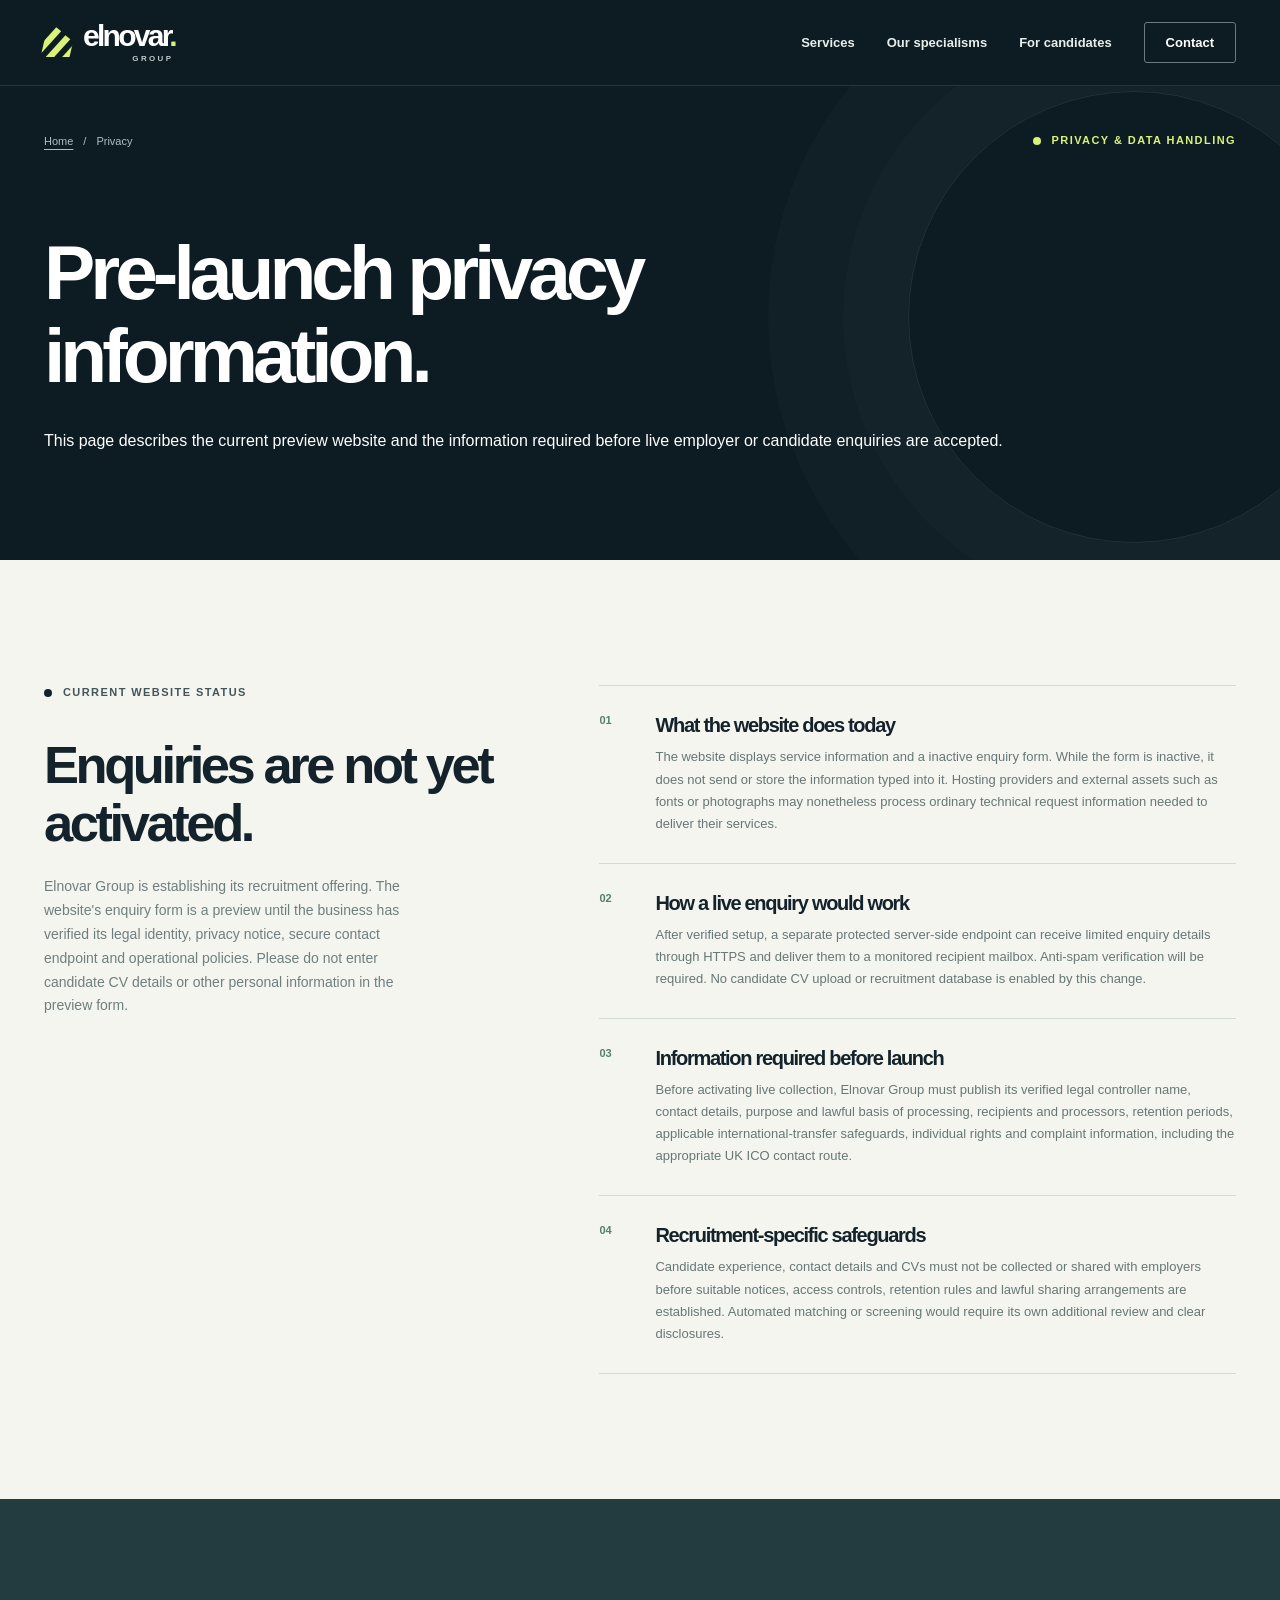
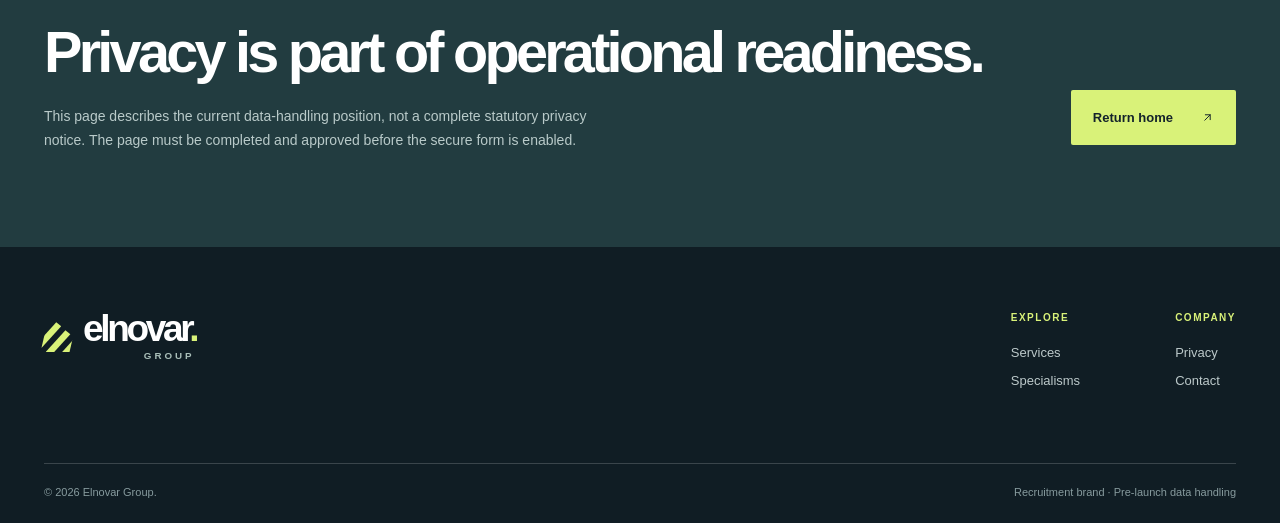
<file: privacy/index.html>
<!doctype html>
<html lang="en-GB">
<head>
<meta charset="utf-8"><meta name="viewport" content="width=device-width,initial-scale=1">
<title>Privacy &amp; Data Handling | Elnovar Group</title>
<meta name="description" content="Elnovar Group's website data-handling information and the safeguards required before employer and candidate enquiries are enabled.">
<meta name="robots" content="noindex,follow">
<link rel="canonical" href="https://elnovargroup.co.uk/privacy/"><meta property="og:type" content="website"><meta property="og:title" content="Pre-Launch Privacy & Data Handling | Elnovar Group"><meta property="og:url" content="https://elnovargroup.co.uk/privacy/">
<link rel="icon" href="/favicon.svg" type="image/svg+xml"><link rel="stylesheet" href="/styles.css"><script defer src="/script.js"></script>
</head>
<body>
<a class="skip-link" href="#main">Skip to content</a>
<header class="site-header" id="top"><div class="container header-inner"><a class="brand" href="/" aria-label="Elnovar Group home"><span class="brand-mark" aria-hidden="true"><i></i><i></i><i></i></span><span class="brand-wordmark"><span class="brand-primary">elnovar<span class="brand-dot">.</span></span><span class="brand-qualifier">GROUP</span></span></a><button class="menu-toggle" aria-label="Open menu" aria-expanded="false" aria-controls="primary-nav" type="button"><span></span><span></span><span></span></button><nav id="primary-nav" class="primary-nav" aria-label="Main navigation"><a href="/services/">Services</a><a href="/#industries">Our specialisms</a><a href="/#candidates">For candidates</a><a class="nav-cta" href="/#contact">Contact</a></nav></div></header>
<main id="main">
<section class="subhero"><div class="container"><div class="subhero-top"><nav class="breadcrumbs" aria-label="Breadcrumb"><a href="/">Home</a><span aria-hidden="true"> / </span><span aria-current="page">Privacy</span></nav><p class="section-label light-label"><span class="label-disc"></span> PRIVACY &amp; DATA HANDLING</p></div><h1>Pre-launch privacy information.</h1><p>This page describes the current preview website and the information required before live employer or candidate enquiries are accepted.</p></div></section>
<section class="detail-intro section-pad"><div class="container detail-layout"><div><p class="section-label"><span class="label-disc"></span> CURRENT WEBSITE STATUS</p><h2>Enquiries are not yet activated.</h2><p class="detail-intro-note">Elnovar Group is establishing its recruitment offering. The website's enquiry form is a preview until the business has verified its legal identity, privacy notice, secure contact endpoint and operational policies. Please do not enter candidate CV details or other personal information in the preview form.</p></div><div class="detail-articles">
<article class="detail-article"><span class="detail-counter">01</span><div><h3>What the website does today</h3><p>The website displays service information and a inactive enquiry form. While the form is inactive, it does not send or store the information typed into it. Hosting providers and external assets such as fonts or photographs may nonetheless process ordinary technical request information needed to deliver their services.</p></div></article>
<article class="detail-article"><span class="detail-counter">02</span><div><h3>How a live enquiry would work</h3><p>After verified setup, a separate protected server-side endpoint can receive limited enquiry details through HTTPS and deliver them to a monitored recipient mailbox. Anti-spam verification will be required. No candidate CV upload or recruitment database is enabled by this change.</p></div></article>
<article class="detail-article"><span class="detail-counter">03</span><div><h3>Information required before launch</h3><p>Before activating live collection, Elnovar Group must publish its verified legal controller name, contact details, purpose and lawful basis of processing, recipients and processors, retention periods, applicable international-transfer safeguards, individual rights and complaint information, including the appropriate UK ICO contact route.</p></div></article>
<article class="detail-article"><span class="detail-counter">04</span><div><h3>Recruitment-specific safeguards</h3><p>Candidate experience, contact details and CVs must not be collected or shared with employers before suitable notices, access controls, retention rules and lawful sharing arrangements are established. Automated matching or screening would require its own additional review and clear disclosures.</p></div></article>
</div></div></section>
<section class="service-cta"><div class="container service-cta-inner"><div><h2>Privacy is part of operational readiness.</h2><p>This page describes the current data-handling position, not a complete statutory privacy notice. The page must be completed and approved before the secure form is enabled.</p></div><a class="button button-lime" href="/">Return home ↗</a></div></section>
</main><footer class="site-footer"><div class="container footer-main"><div><a class="brand footer-brand" href="/" aria-label="Elnovar Group home"><span class="brand-mark" aria-hidden="true"><i></i><i></i><i></i></span><span class="brand-wordmark"><span class="brand-primary">elnovar<span class="brand-dot">.</span></span><span class="brand-qualifier">GROUP</span></span></a></div><div class="footer-links"><div><span>EXPLORE</span><a href="/services/">Services</a><a href="/#industries">Specialisms</a></div><div><span>COMPANY</span><a href="/privacy/">Privacy</a><a href="/#contact">Contact</a></div></div></div><div class="container footer-bottom"><span>© <span id="year">2026</span> Elnovar Group.</span><span>Recruitment brand · Pre-launch data handling</span></div></footer>
</body></html>
</file>
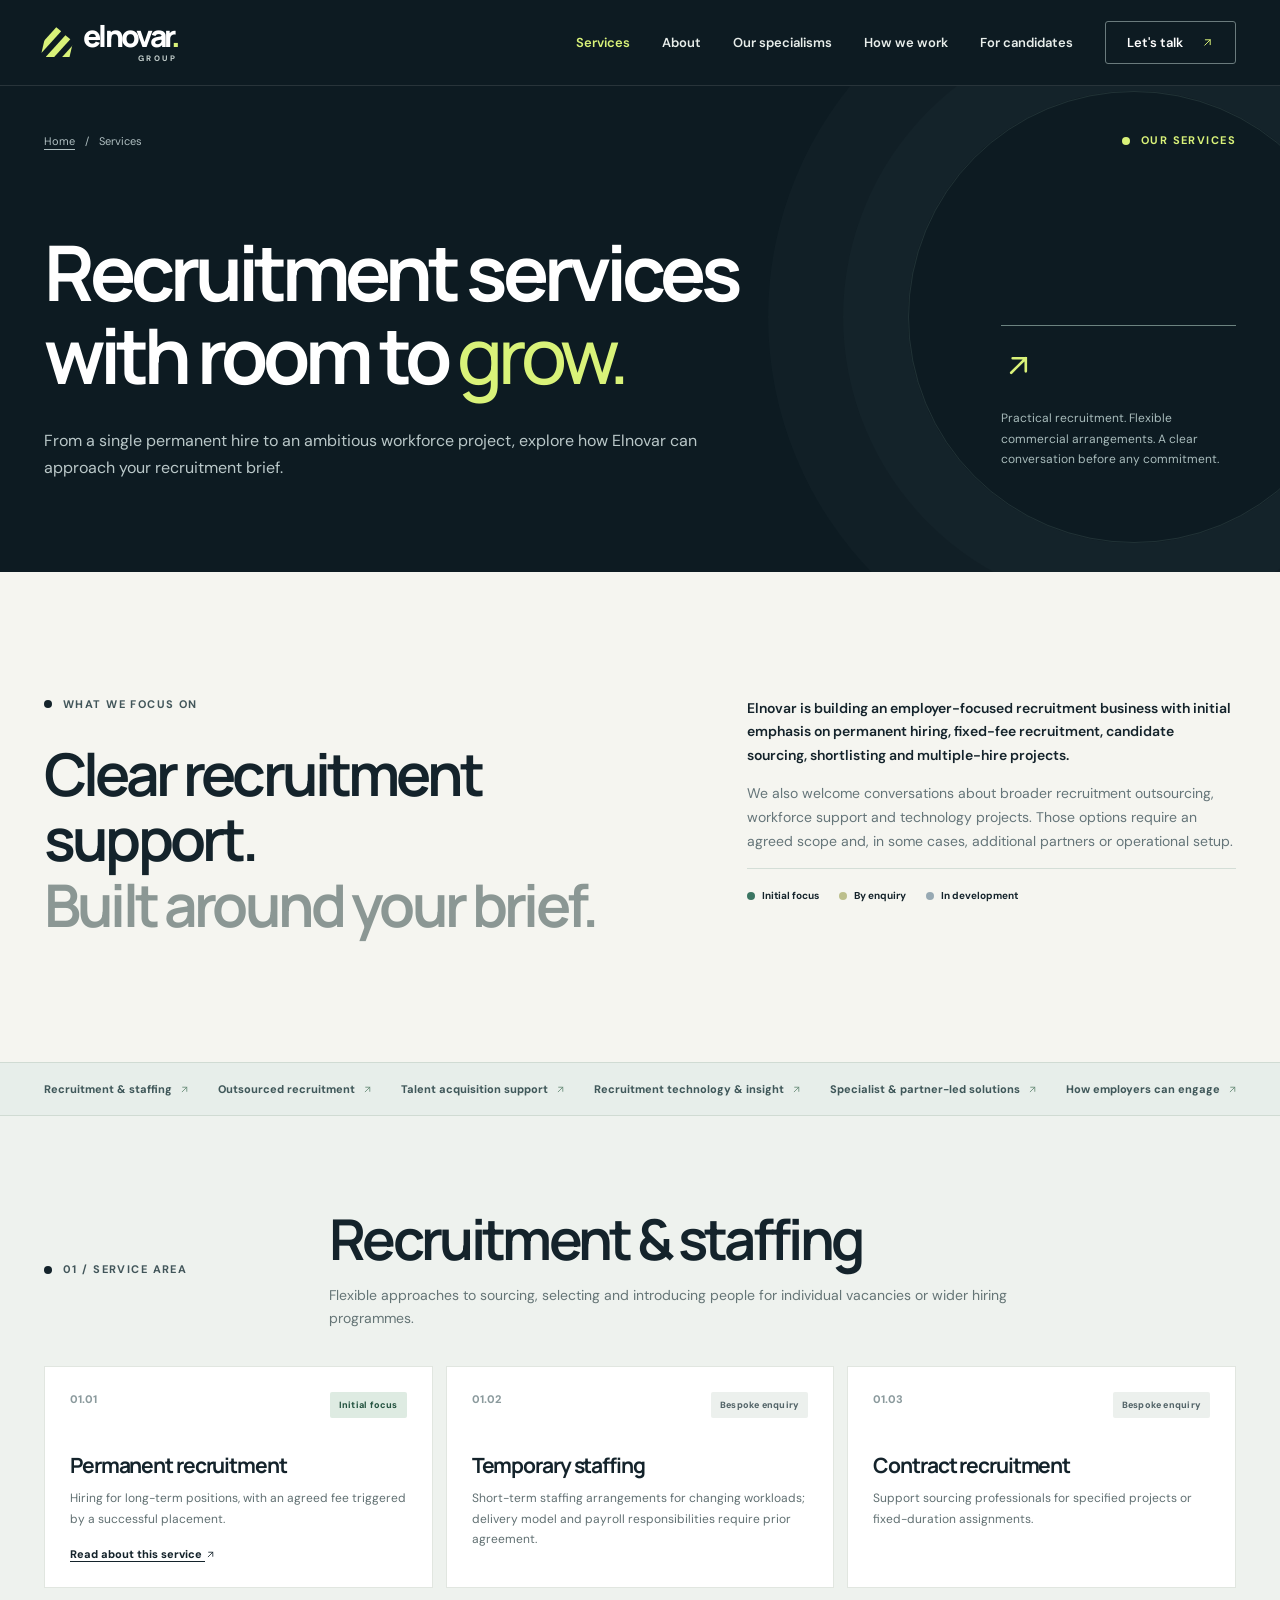
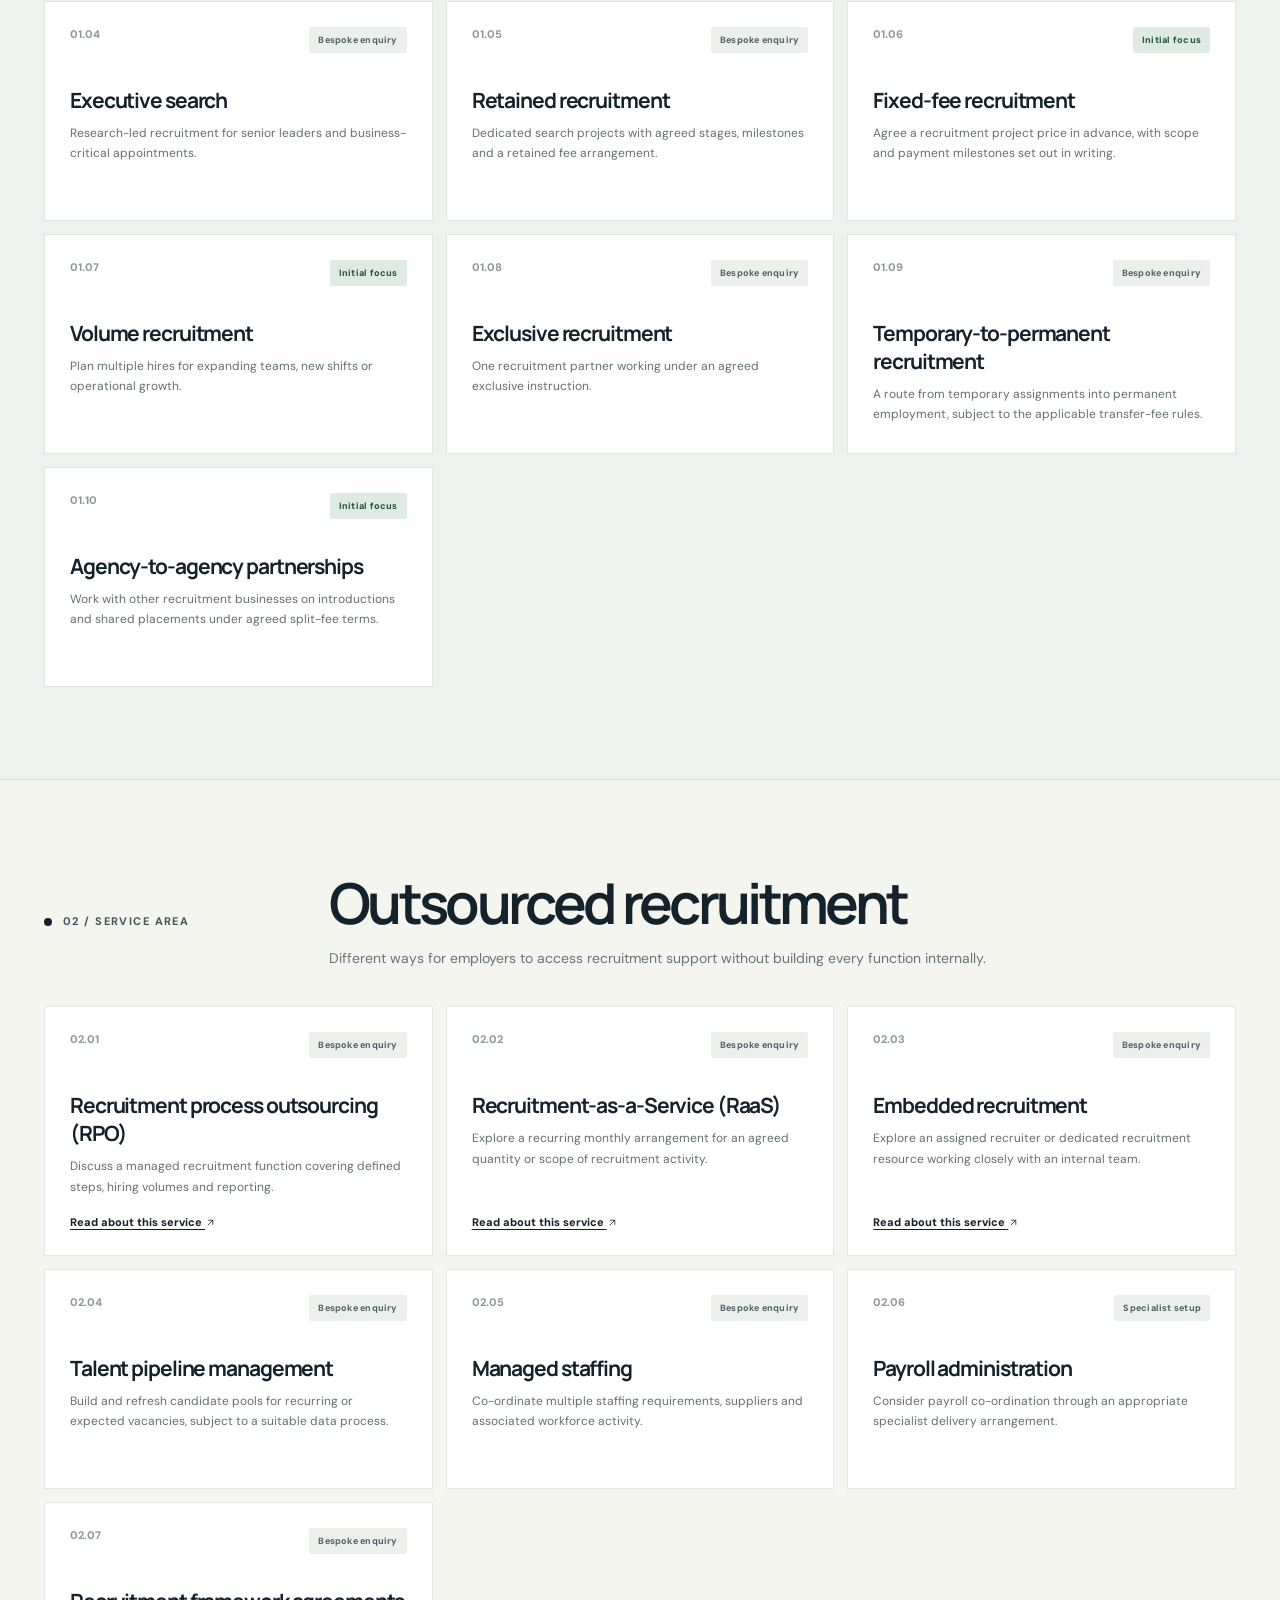
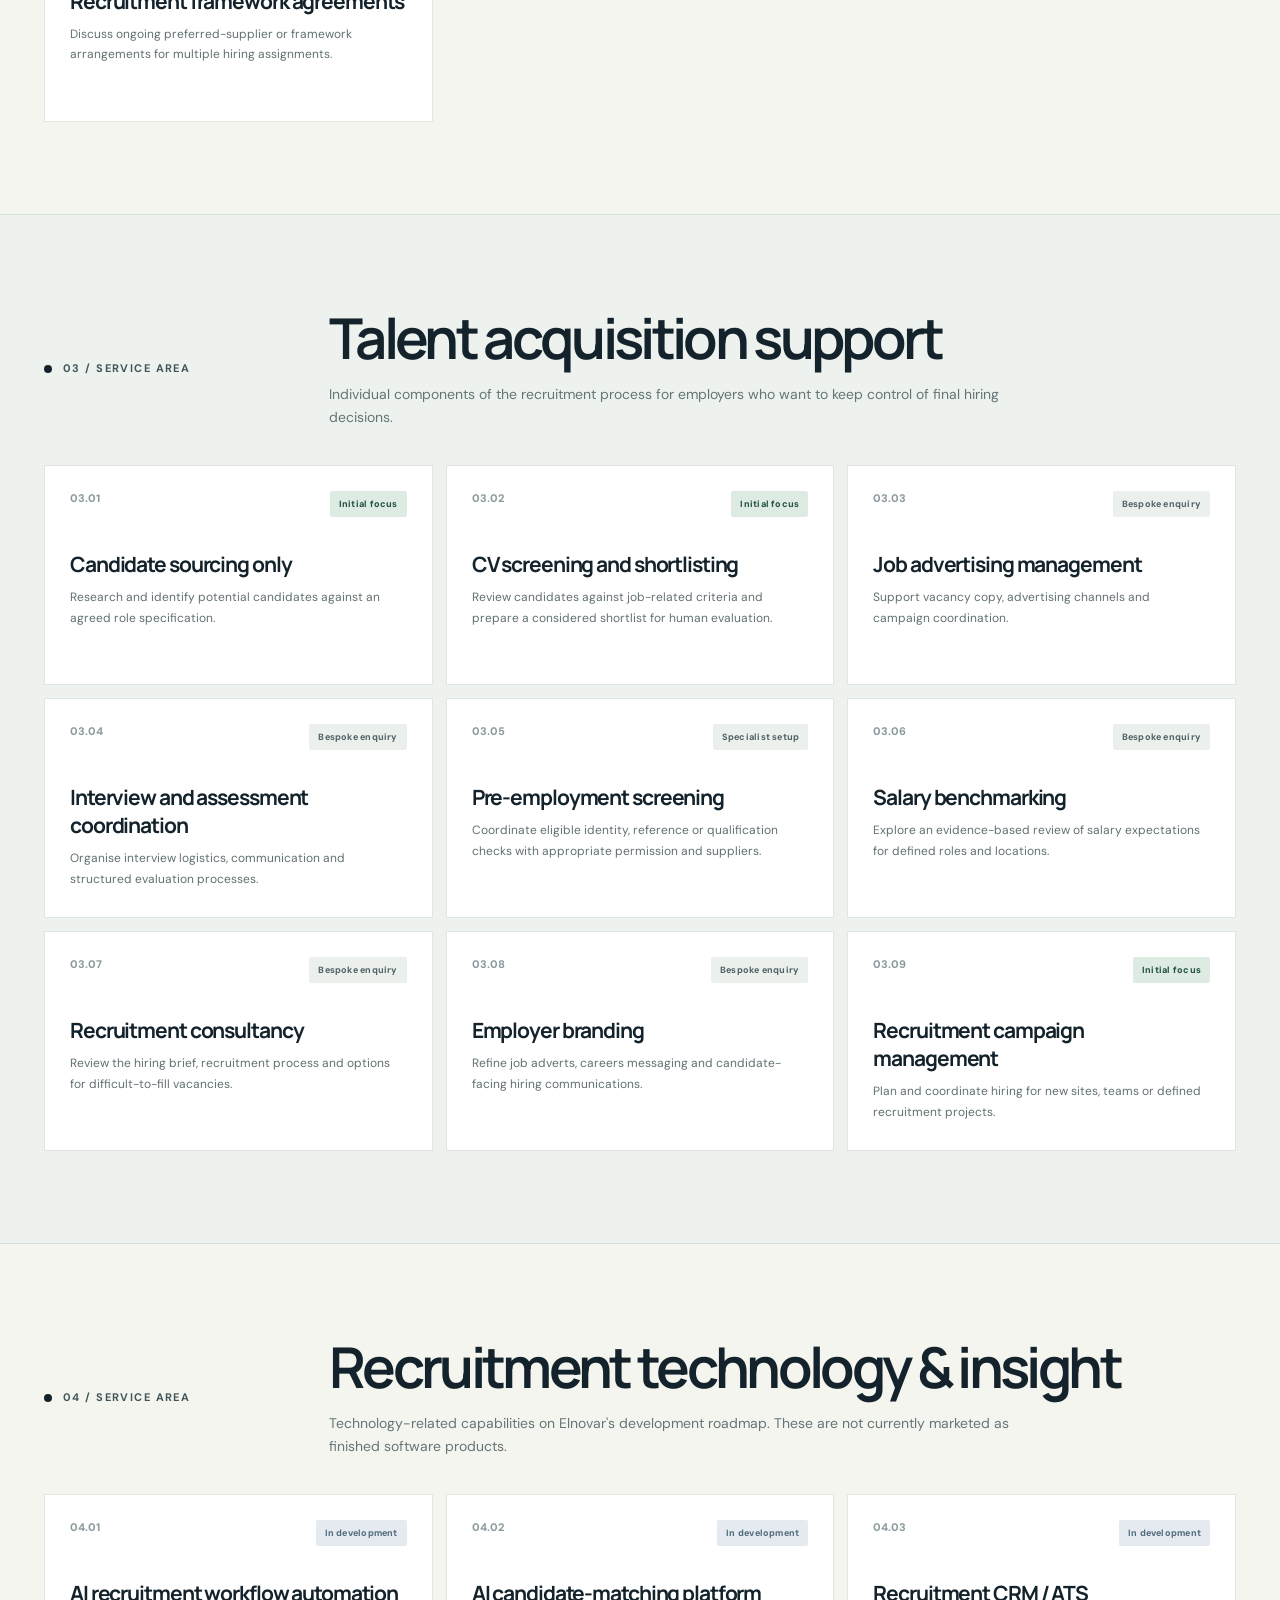
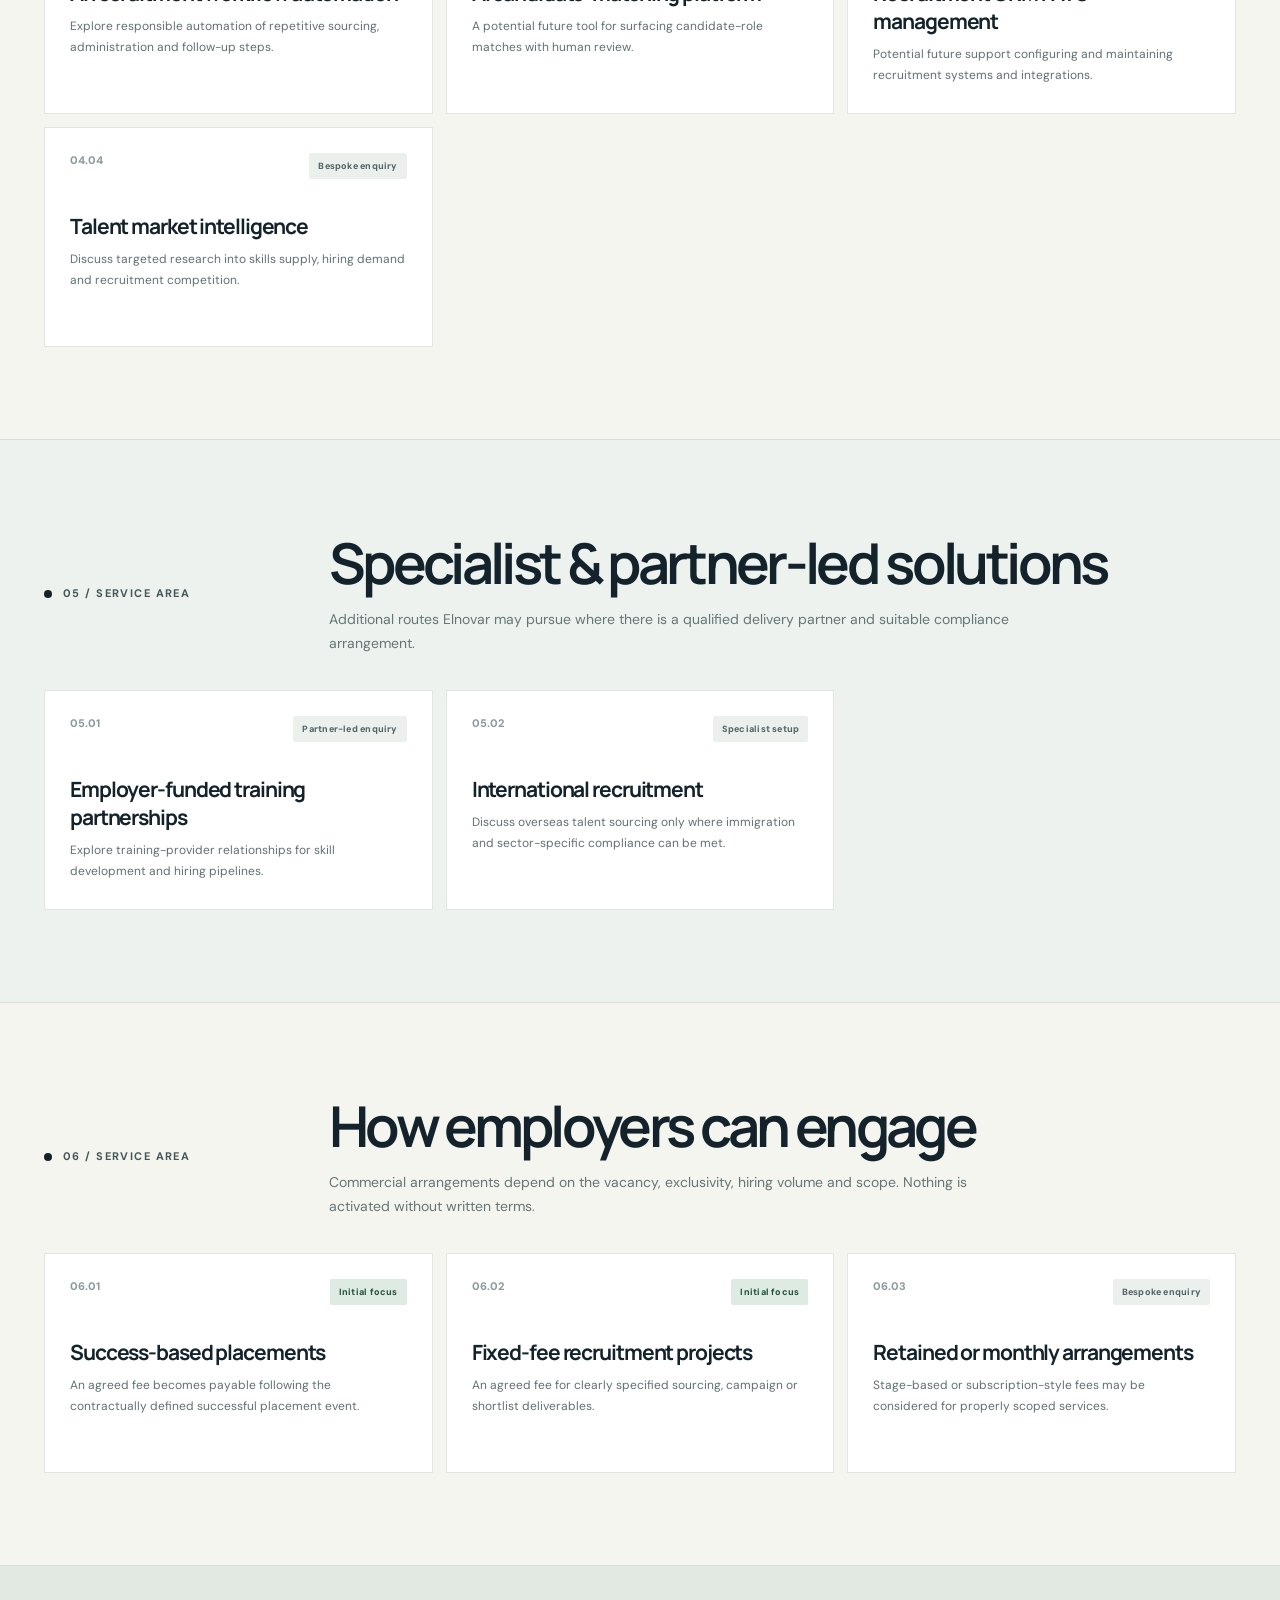
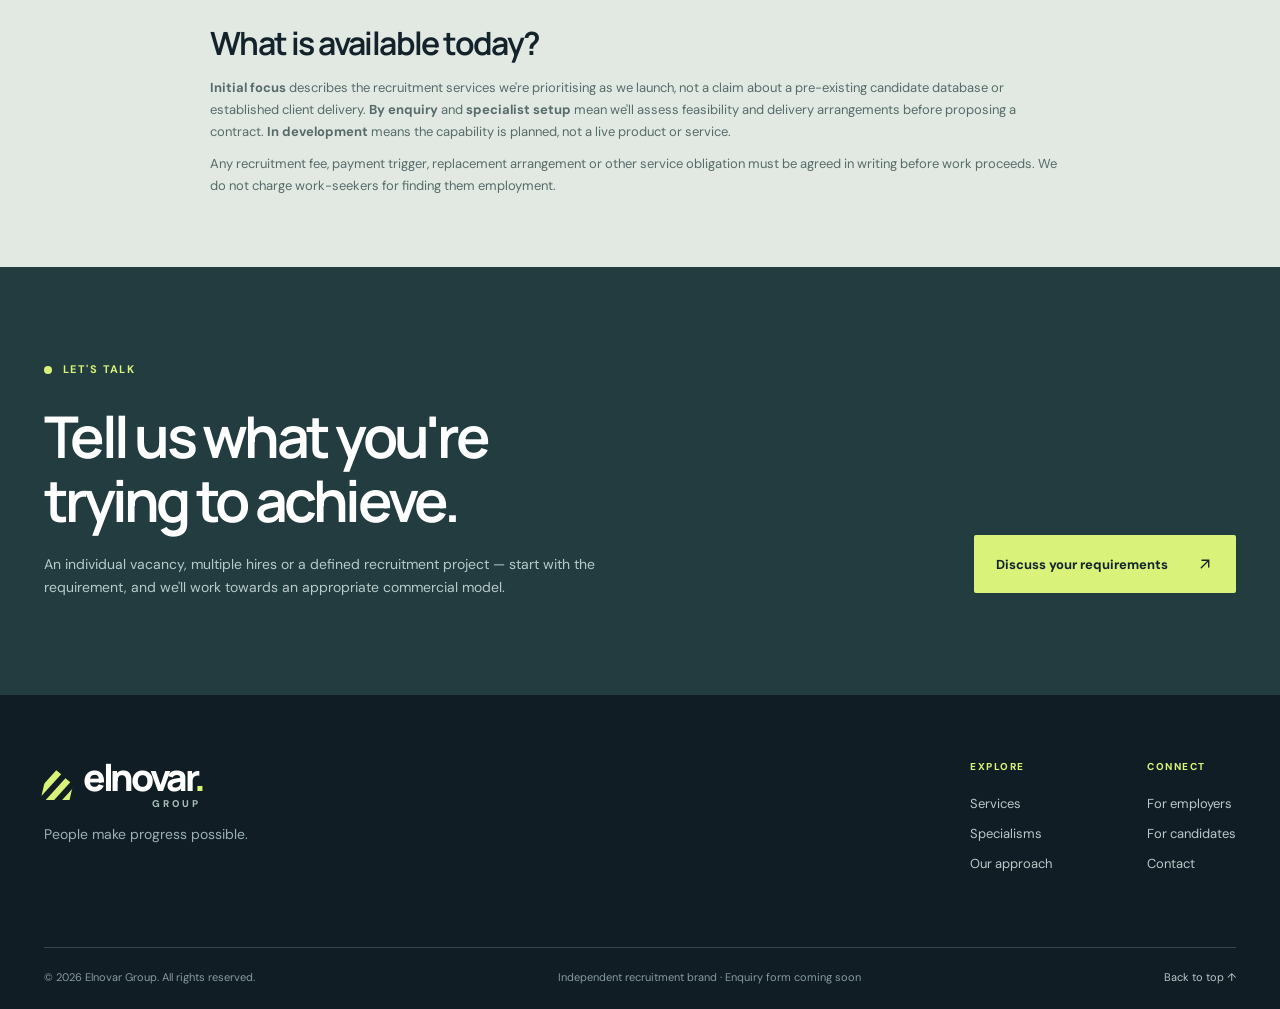
<file: services/index.html>
<!doctype html>
<html lang="en-GB"><head><meta charset="utf-8"><meta name="viewport" content="width=device-width,initial-scale=1">
<meta name="theme-color" content="#101d24"><meta name="robots" content="index,follow">
<title>Recruitment Services &amp; Talent Solutions | Elnovar Group</title><meta name="description" content="Explore Elnovar's UK recruitment services: permanent recruitment, fixed-fee hiring, talent sourcing, shortlisting, volume recruitment and bespoke workforce solutions.">
<link rel="canonical" href="https://elnovargroup.co.uk/services/"><meta property="og:type" content="website"><meta property="og:site_name" content="Elnovar Group">
<meta property="og:title" content="Recruitment Services &amp; Talent Solutions | Elnovar Group"><meta property="og:description" content="Explore Elnovar's UK recruitment services: permanent recruitment, fixed-fee hiring, talent sourcing, shortlisting, volume recruitment and bespoke workforce solutions."><meta property="og:url" content="https://elnovargroup.co.uk/services/">
<meta name="twitter:card" content="summary"><meta name="twitter:title" content="Recruitment Services &amp; Talent Solutions | Elnovar Group">
<link rel="icon" href="../favicon.svg" type="image/svg+xml">
<link rel="preconnect" href="https://fonts.googleapis.com"><link rel="preconnect" href="https://fonts.gstatic.com" crossorigin>
<link href="https://fonts.googleapis.com/css2?family=DM+Sans:wght@400;500;600;700&family=Manrope:wght@400;500;600;700;800&display=swap" rel="stylesheet">
<link rel="stylesheet" href="../styles.css"><script defer src="../script.js"></script>
<script type="application/ld+json">{"@context":"https://schema.org","@type":"BreadcrumbList","itemListElement":[{"@type":"ListItem","position":1,"name":"Home","item":"https://elnovargroup.co.uk/"},{"@type":"ListItem","position":2,"name":"Services","item":"https://elnovargroup.co.uk/services/"}]}</script>
<script type="application/ld+json">{"@context":"https://schema.org","@type":"WebPage","name":"Recruitment Services & Talent Solutions | Elnovar Group","url":"https://elnovargroup.co.uk/services/","description":"Explore Elnovar's UK recruitment services: permanent recruitment, fixed-fee hiring, talent sourcing, shortlisting, volume recruitment and bespoke workforce solutions.","inLanguage":"en-GB","isPartOf":{"@type":"WebSite","name":"Elnovar Group","url":"https://elnovargroup.co.uk/"}}</script>
</head><body><a class="skip-link" href="#main">Skip to content</a><header class="site-header" id="top"><div class="container header-inner">
<a class="brand" href="../" aria-label="Elnovar Group home"><span class="brand-mark" aria-hidden="true"><i></i><i></i><i></i></span><span class="brand-wordmark"><span class="brand-primary">elnovar<span class="brand-dot">.</span></span><span class="brand-qualifier">GROUP</span></span></a>
<button class="menu-toggle" type="button" aria-expanded="false" aria-controls="primary-nav" aria-label="Open menu"><span></span><span></span><span></span></button>
<nav id="primary-nav" class="primary-nav" aria-label="Main navigation"><a href="../services/" aria-current="page">Services</a><a href="../#about">About</a><a href="../#industries">Our specialisms</a><a href="../#approach">How we work</a><a href="../#candidates">For candidates</a><a class="nav-cta" href="../#contact">Let's talk <span aria-hidden="true">↗</span></a></nav>
</div></header><main id="main"><section class="subhero"><div class="container"><div class="subhero-top"><nav class="breadcrumbs" aria-label="Breadcrumb"><a href="../">Home</a><span aria-hidden="true"> / </span><span aria-current="page">Services</span></nav><p class="section-label light-label"><span class="label-disc"></span> OUR SERVICES</p></div>
<div class="subhero-flex"><div><h1>Recruitment services<br>with room to <em>grow.</em></h1><p class="subhero-lead">From a single permanent hire to an ambitious workforce project, explore how Elnovar can approach your recruitment brief.</p></div><div class="subhero-aside"><span class="aside-symbol" aria-hidden="true">↗</span><p>Practical recruitment. Flexible commercial arrangements. A clear conversation before any commitment.</p></div></div></div></section>
<section class="service-intro section-pad"><div class="container service-intro-layout"><div><p class="section-label"><span class="label-disc"></span> WHAT WE FOCUS ON</p><h2>Clear recruitment support.<br><span>Built around your brief.</span></h2></div><div><p>Elnovar is building an employer-focused recruitment business with initial emphasis on permanent hiring, fixed-fee recruitment, candidate sourcing, shortlisting and multiple-hire projects.</p><p>We also welcome conversations about broader recruitment outsourcing, workforce support and technology projects. Those options require an agreed scope and, in some cases, additional partners or operational setup.</p><div class="availability-key"><span><i class="key-dot focus"></i> Initial focus</span><span><i class="key-dot enquiry"></i> By enquiry</span><span><i class="key-dot roadmap"></i> In development</span></div></div></div></section>
<nav class="services-jump" aria-label="Jump to service area"><div class="container"><a href="#recruitment">Recruitment &amp; staffing <span aria-hidden="true">↗</span></a><a href="#outsourcing">Outsourced recruitment <span aria-hidden="true">↗</span></a><a href="#talent">Talent acquisition support <span aria-hidden="true">↗</span></a><a href="#technology">Recruitment technology &amp; insight <span aria-hidden="true">↗</span></a><a href="#specialist">Specialist &amp; partner-led solutions <span aria-hidden="true">↗</span></a><a href="#commercial">How employers can engage <span aria-hidden="true">↗</span></a></div></nav>
<section class="offers-section" id="recruitment" aria-labelledby="recruitment-title"><div class="container">
<div class="offer-group-heading"><div class="section-label"><span class="label-disc"></span> 01 / SERVICE AREA</div><div><h2 id="recruitment-title">Recruitment &amp; staffing</h2><p>Flexible approaches to sourcing, selecting and introducing people for individual vacancies or wider hiring programmes.</p></div></div>
<div class="offers-grid"><article class="offer-card">
<div class="offer-card-top"><span>01.01</span><span class="offer-badge is-focus">Initial focus</span></div>
<h3>Permanent recruitment</h3><p>Hiring for long-term positions, with an agreed fee triggered by a successful placement.</p><a class="offer-learn" href="permanent-recruitment/">Read about this service <span aria-hidden="true">↗</span></a></article>
<article class="offer-card">
<div class="offer-card-top"><span>01.02</span><span class="offer-badge ">Bespoke enquiry</span></div>
<h3>Temporary staffing</h3><p>Short-term staffing arrangements for changing workloads; delivery model and payroll responsibilities require prior agreement.</p></article>
<article class="offer-card">
<div class="offer-card-top"><span>01.03</span><span class="offer-badge ">Bespoke enquiry</span></div>
<h3>Contract recruitment</h3><p>Support sourcing professionals for specified projects or fixed-duration assignments.</p></article>
<article class="offer-card">
<div class="offer-card-top"><span>01.04</span><span class="offer-badge ">Bespoke enquiry</span></div>
<h3>Executive search</h3><p>Research-led recruitment for senior leaders and business-critical appointments.</p></article>
<article class="offer-card">
<div class="offer-card-top"><span>01.05</span><span class="offer-badge ">Bespoke enquiry</span></div>
<h3>Retained recruitment</h3><p>Dedicated search projects with agreed stages, milestones and a retained fee arrangement.</p></article>
<article class="offer-card">
<div class="offer-card-top"><span>01.06</span><span class="offer-badge is-focus">Initial focus</span></div>
<h3>Fixed-fee recruitment</h3><p>Agree a recruitment project price in advance, with scope and payment milestones set out in writing.</p></article>
<article class="offer-card">
<div class="offer-card-top"><span>01.07</span><span class="offer-badge is-focus">Initial focus</span></div>
<h3>Volume recruitment</h3><p>Plan multiple hires for expanding teams, new shifts or operational growth.</p></article>
<article class="offer-card">
<div class="offer-card-top"><span>01.08</span><span class="offer-badge ">Bespoke enquiry</span></div>
<h3>Exclusive recruitment</h3><p>One recruitment partner working under an agreed exclusive instruction.</p></article>
<article class="offer-card">
<div class="offer-card-top"><span>01.09</span><span class="offer-badge ">Bespoke enquiry</span></div>
<h3>Temporary-to-permanent recruitment</h3><p>A route from temporary assignments into permanent employment, subject to the applicable transfer-fee rules.</p></article>
<article class="offer-card">
<div class="offer-card-top"><span>01.10</span><span class="offer-badge is-focus">Initial focus</span></div>
<h3>Agency-to-agency partnerships</h3><p>Work with other recruitment businesses on introductions and shared placements under agreed split-fee terms.</p></article></div></div></section>
<section class="offers-section" id="outsourcing" aria-labelledby="outsourcing-title"><div class="container">
<div class="offer-group-heading"><div class="section-label"><span class="label-disc"></span> 02 / SERVICE AREA</div><div><h2 id="outsourcing-title">Outsourced recruitment</h2><p>Different ways for employers to access recruitment support without building every function internally.</p></div></div>
<div class="offers-grid"><article class="offer-card">
<div class="offer-card-top"><span>02.01</span><span class="offer-badge ">Bespoke enquiry</span></div>
<h3>Recruitment process outsourcing (RPO)</h3><p>Discuss a managed recruitment function covering defined steps, hiring volumes and reporting.</p><a class="offer-learn" href="recruitment-outsourcing/">Read about this service <span aria-hidden="true">↗</span></a></article>
<article class="offer-card">
<div class="offer-card-top"><span>02.02</span><span class="offer-badge ">Bespoke enquiry</span></div>
<h3>Recruitment-as-a-Service (RaaS)</h3><p>Explore a recurring monthly arrangement for an agreed quantity or scope of recruitment activity.</p><a class="offer-learn" href="recruitment-outsourcing/">Read about this service <span aria-hidden="true">↗</span></a></article>
<article class="offer-card">
<div class="offer-card-top"><span>02.03</span><span class="offer-badge ">Bespoke enquiry</span></div>
<h3>Embedded recruitment</h3><p>Explore an assigned recruiter or dedicated recruitment resource working closely with an internal team.</p><a class="offer-learn" href="recruitment-outsourcing/">Read about this service <span aria-hidden="true">↗</span></a></article>
<article class="offer-card">
<div class="offer-card-top"><span>02.04</span><span class="offer-badge ">Bespoke enquiry</span></div>
<h3>Talent pipeline management</h3><p>Build and refresh candidate pools for recurring or expected vacancies, subject to a suitable data process.</p></article>
<article class="offer-card">
<div class="offer-card-top"><span>02.05</span><span class="offer-badge ">Bespoke enquiry</span></div>
<h3>Managed staffing</h3><p>Co-ordinate multiple staffing requirements, suppliers and associated workforce activity.</p></article>
<article class="offer-card">
<div class="offer-card-top"><span>02.06</span><span class="offer-badge ">Specialist setup</span></div>
<h3>Payroll administration</h3><p>Consider payroll co-ordination through an appropriate specialist delivery arrangement.</p></article>
<article class="offer-card">
<div class="offer-card-top"><span>02.07</span><span class="offer-badge ">Bespoke enquiry</span></div>
<h3>Recruitment framework agreements</h3><p>Discuss ongoing preferred-supplier or framework arrangements for multiple hiring assignments.</p></article></div></div></section>
<section class="offers-section" id="talent" aria-labelledby="talent-title"><div class="container">
<div class="offer-group-heading"><div class="section-label"><span class="label-disc"></span> 03 / SERVICE AREA</div><div><h2 id="talent-title">Talent acquisition support</h2><p>Individual components of the recruitment process for employers who want to keep control of final hiring decisions.</p></div></div>
<div class="offers-grid"><article class="offer-card">
<div class="offer-card-top"><span>03.01</span><span class="offer-badge is-focus">Initial focus</span></div>
<h3>Candidate sourcing only</h3><p>Research and identify potential candidates against an agreed role specification.</p></article>
<article class="offer-card">
<div class="offer-card-top"><span>03.02</span><span class="offer-badge is-focus">Initial focus</span></div>
<h3>CV screening and shortlisting</h3><p>Review candidates against job-related criteria and prepare a considered shortlist for human evaluation.</p></article>
<article class="offer-card">
<div class="offer-card-top"><span>03.03</span><span class="offer-badge ">Bespoke enquiry</span></div>
<h3>Job advertising management</h3><p>Support vacancy copy, advertising channels and campaign coordination.</p></article>
<article class="offer-card">
<div class="offer-card-top"><span>03.04</span><span class="offer-badge ">Bespoke enquiry</span></div>
<h3>Interview and assessment coordination</h3><p>Organise interview logistics, communication and structured evaluation processes.</p></article>
<article class="offer-card">
<div class="offer-card-top"><span>03.05</span><span class="offer-badge ">Specialist setup</span></div>
<h3>Pre-employment screening</h3><p>Coordinate eligible identity, reference or qualification checks with appropriate permission and suppliers.</p></article>
<article class="offer-card">
<div class="offer-card-top"><span>03.06</span><span class="offer-badge ">Bespoke enquiry</span></div>
<h3>Salary benchmarking</h3><p>Explore an evidence-based review of salary expectations for defined roles and locations.</p></article>
<article class="offer-card">
<div class="offer-card-top"><span>03.07</span><span class="offer-badge ">Bespoke enquiry</span></div>
<h3>Recruitment consultancy</h3><p>Review the hiring brief, recruitment process and options for difficult-to-fill vacancies.</p></article>
<article class="offer-card">
<div class="offer-card-top"><span>03.08</span><span class="offer-badge ">Bespoke enquiry</span></div>
<h3>Employer branding</h3><p>Refine job adverts, careers messaging and candidate-facing hiring communications.</p></article>
<article class="offer-card">
<div class="offer-card-top"><span>03.09</span><span class="offer-badge is-focus">Initial focus</span></div>
<h3>Recruitment campaign management</h3><p>Plan and coordinate hiring for new sites, teams or defined recruitment projects.</p></article></div></div></section>
<section class="offers-section" id="technology" aria-labelledby="technology-title"><div class="container">
<div class="offer-group-heading"><div class="section-label"><span class="label-disc"></span> 04 / SERVICE AREA</div><div><h2 id="technology-title">Recruitment technology &amp; insight</h2><p>Technology-related capabilities on Elnovar's development roadmap. These are not currently marketed as finished software products.</p></div></div>
<div class="offers-grid"><article class="offer-card">
<div class="offer-card-top"><span>04.01</span><span class="offer-badge is-roadmap">In development</span></div>
<h3>AI recruitment workflow automation</h3><p>Explore responsible automation of repetitive sourcing, administration and follow-up steps.</p></article>
<article class="offer-card">
<div class="offer-card-top"><span>04.02</span><span class="offer-badge is-roadmap">In development</span></div>
<h3>AI candidate-matching platform</h3><p>A potential future tool for surfacing candidate-role matches with human review.</p></article>
<article class="offer-card">
<div class="offer-card-top"><span>04.03</span><span class="offer-badge is-roadmap">In development</span></div>
<h3>Recruitment CRM / ATS management</h3><p>Potential future support configuring and maintaining recruitment systems and integrations.</p></article>
<article class="offer-card">
<div class="offer-card-top"><span>04.04</span><span class="offer-badge ">Bespoke enquiry</span></div>
<h3>Talent market intelligence</h3><p>Discuss targeted research into skills supply, hiring demand and recruitment competition.</p></article></div></div></section>
<section class="offers-section" id="specialist" aria-labelledby="specialist-title"><div class="container">
<div class="offer-group-heading"><div class="section-label"><span class="label-disc"></span> 05 / SERVICE AREA</div><div><h2 id="specialist-title">Specialist &amp; partner-led solutions</h2><p>Additional routes Elnovar may pursue where there is a qualified delivery partner and suitable compliance arrangement.</p></div></div>
<div class="offers-grid"><article class="offer-card">
<div class="offer-card-top"><span>05.01</span><span class="offer-badge ">Partner-led enquiry</span></div>
<h3>Employer-funded training partnerships</h3><p>Explore training-provider relationships for skill development and hiring pipelines.</p></article>
<article class="offer-card">
<div class="offer-card-top"><span>05.02</span><span class="offer-badge ">Specialist setup</span></div>
<h3>International recruitment</h3><p>Discuss overseas talent sourcing only where immigration and sector-specific compliance can be met.</p></article></div></div></section>
<section class="offers-section" id="commercial" aria-labelledby="commercial-title"><div class="container">
<div class="offer-group-heading"><div class="section-label"><span class="label-disc"></span> 06 / SERVICE AREA</div><div><h2 id="commercial-title">How employers can engage</h2><p>Commercial arrangements depend on the vacancy, exclusivity, hiring volume and scope. Nothing is activated without written terms.</p></div></div>
<div class="offers-grid"><article class="offer-card">
<div class="offer-card-top"><span>06.01</span><span class="offer-badge is-focus">Initial focus</span></div>
<h3>Success-based placements</h3><p>An agreed fee becomes payable following the contractually defined successful placement event.</p></article>
<article class="offer-card">
<div class="offer-card-top"><span>06.02</span><span class="offer-badge is-focus">Initial focus</span></div>
<h3>Fixed-fee recruitment projects</h3><p>An agreed fee for clearly specified sourcing, campaign or shortlist deliverables.</p></article>
<article class="offer-card">
<div class="offer-card-top"><span>06.03</span><span class="offer-badge ">Bespoke enquiry</span></div>
<h3>Retained or monthly arrangements</h3><p>Stage-based or subscription-style fees may be considered for properly scoped services.</p></article></div></div></section>
<section class="services-disclaimer"><div class="container"><div><h2>What is available today?</h2><p><strong>Initial focus</strong> describes the recruitment services we're prioritising as we launch, not a claim about a pre-existing candidate database or established client delivery. <strong>By enquiry</strong> and <strong>specialist setup</strong> mean we'll assess feasibility and delivery arrangements before proposing a contract. <strong>In development</strong> means the capability is planned, not a live product or service.</p><p>Any recruitment fee, payment trigger, replacement arrangement or other service obligation must be agreed in writing before work proceeds. We do not charge work-seekers for finding them employment.</p></div></div></section>
<section class="service-cta"><div class="container service-cta-inner"><div><p class="section-label light-label"><span class="label-disc"></span> LET'S TALK</p><h2>Tell us what you're<br>trying to achieve.</h2><p>An individual vacancy, multiple hires or a defined recruitment project — start with the requirement, and we'll work towards an appropriate commercial model.</p></div><a class="button button-lime" href="../#contact">Discuss your requirements <span aria-hidden="true">↗</span></a></div></section>
</main><footer class="site-footer"><div class="container footer-main"><div><a class="brand footer-brand" href="../" aria-label="Elnovar Group home"><span class="brand-mark" aria-hidden="true"><i></i><i></i><i></i></span><span class="brand-wordmark"><span class="brand-primary">elnovar<span class="brand-dot">.</span></span><span class="brand-qualifier">GROUP</span></span></a><p>People make progress possible.</p></div>
<div class="footer-links"><div><span>EXPLORE</span><a href="../services/">Services</a><a href="../#industries">Specialisms</a><a href="../#approach">Our approach</a></div><div><span>CONNECT</span><a href="../#contact">For employers</a><a href="../#candidates">For candidates</a><a href="../#contact">Contact</a></div></div></div>
<div class="container footer-bottom"><span>© <span id="year">2026</span> Elnovar Group. All rights reserved.</span><span>Independent recruitment brand · Enquiry form coming soon</span><a href="#top">Back to top ↑</a></div></footer></body></html>
</file>
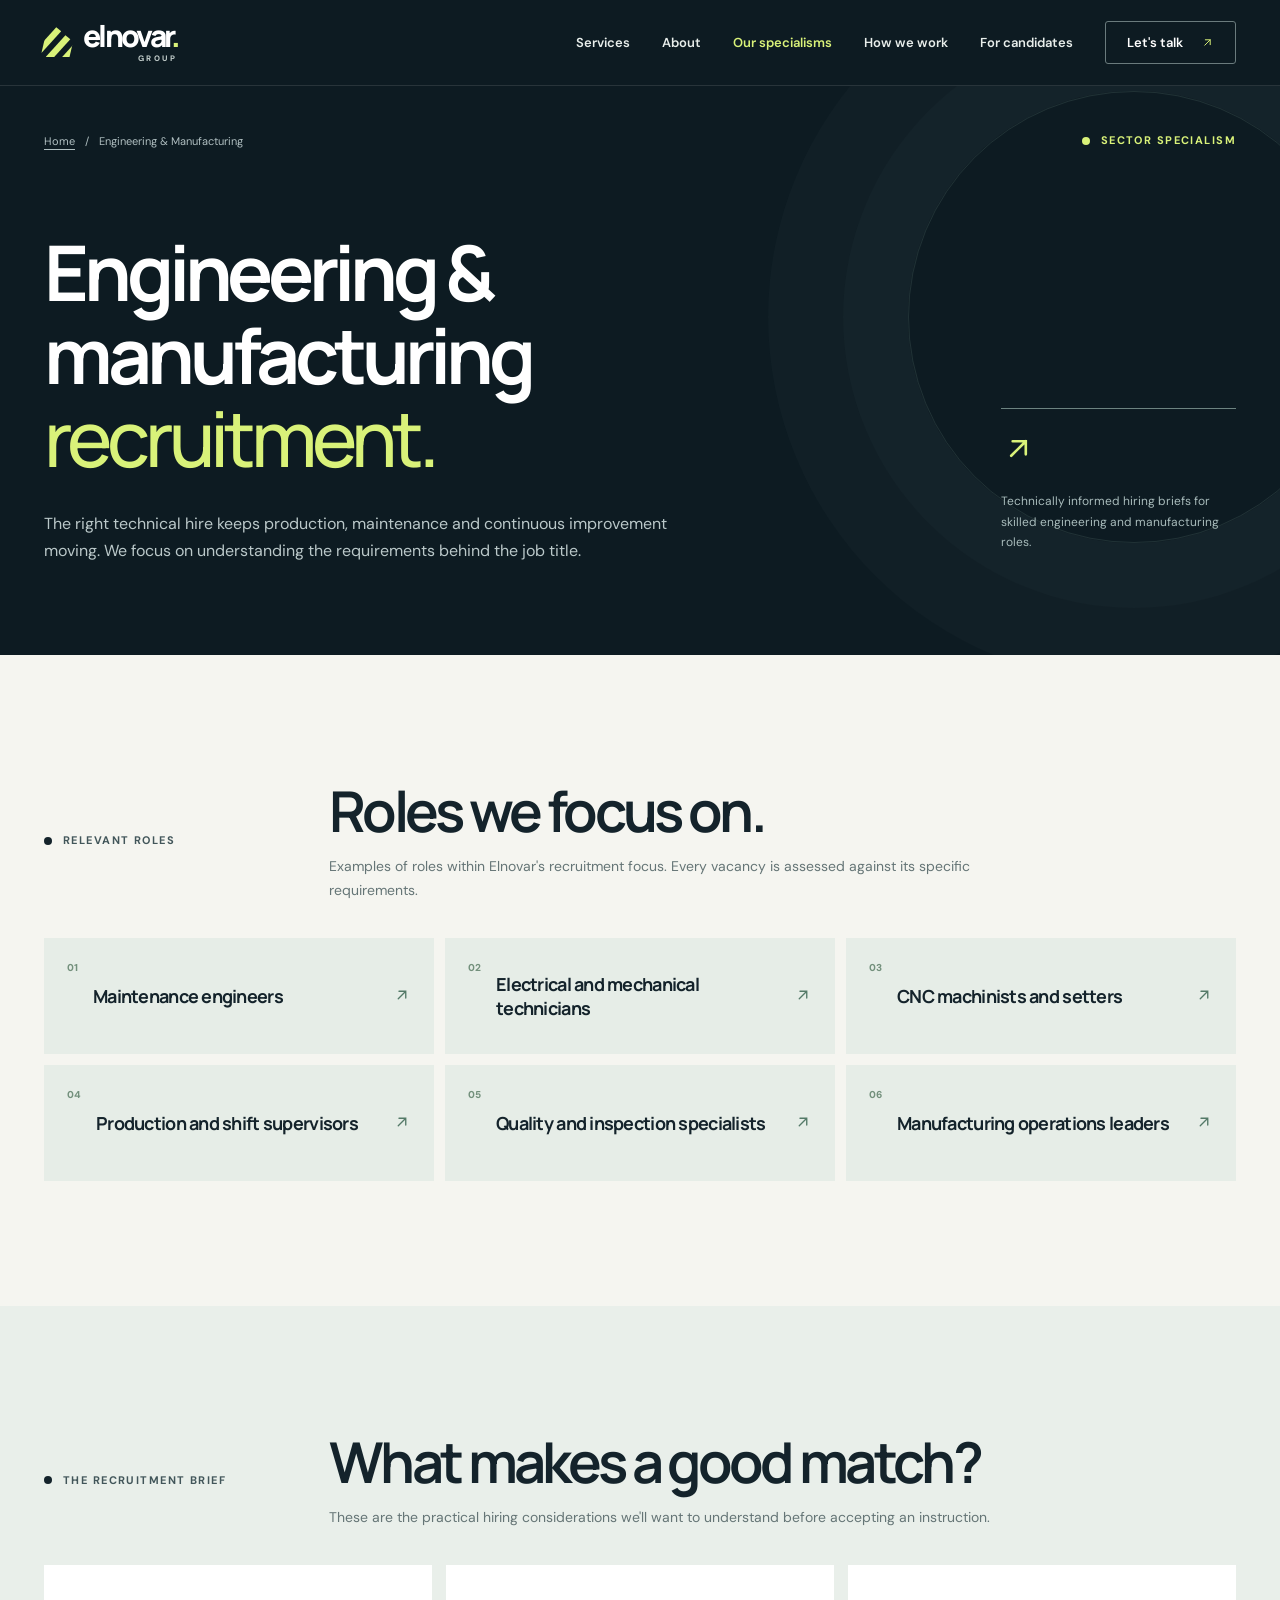
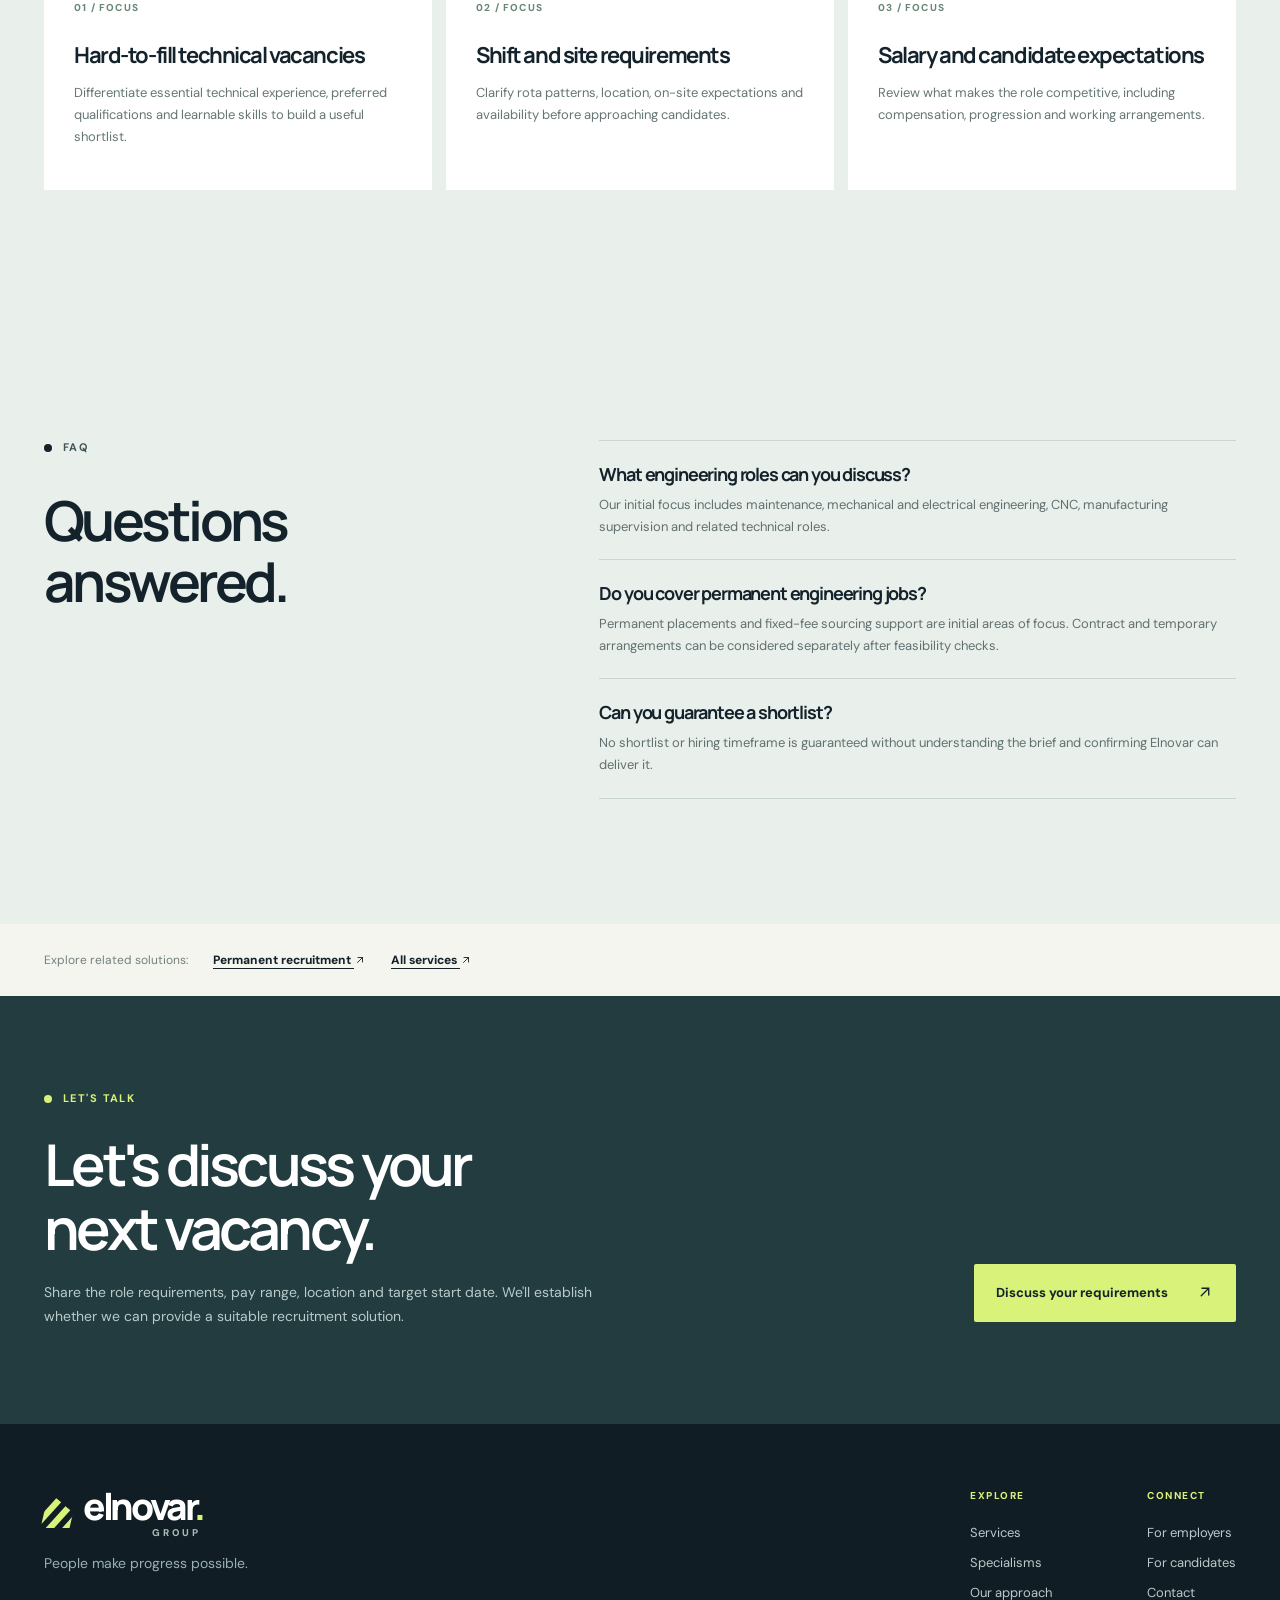
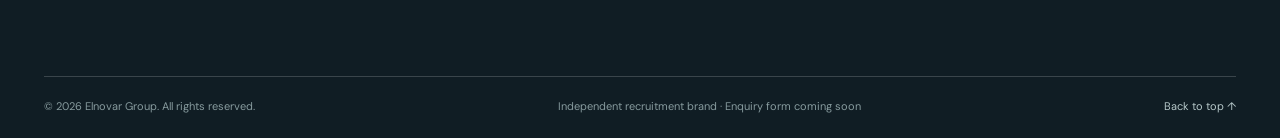
<file: industries/engineering-manufacturing/index.html>
<!doctype html>
<html lang="en-GB"><head><meta charset="utf-8"><meta name="viewport" content="width=device-width,initial-scale=1">
<meta name="theme-color" content="#101d24"><meta name="robots" content="index,follow">
<title>Engineering &amp; Manufacturing Recruitment | Elnovar Group</title><meta name="description" content="Engineering and manufacturing recruitment support for UK employers hiring maintenance engineers, technicians, CNC professionals and production leaders.">
<link rel="canonical" href="https://elnovargroup.co.uk/industries/engineering-manufacturing/"><meta property="og:type" content="website"><meta property="og:site_name" content="Elnovar Group">
<meta property="og:title" content="Engineering &amp; Manufacturing Recruitment | Elnovar Group"><meta property="og:description" content="Engineering and manufacturing recruitment support for UK employers hiring maintenance engineers, technicians, CNC professionals and production leaders."><meta property="og:url" content="https://elnovargroup.co.uk/industries/engineering-manufacturing/">
<meta name="twitter:card" content="summary"><meta name="twitter:title" content="Engineering &amp; Manufacturing Recruitment | Elnovar Group">
<link rel="icon" href="../../favicon.svg" type="image/svg+xml">
<link rel="preconnect" href="https://fonts.googleapis.com"><link rel="preconnect" href="https://fonts.gstatic.com" crossorigin>
<link href="https://fonts.googleapis.com/css2?family=DM+Sans:wght@400;500;600;700&family=Manrope:wght@400;500;600;700;800&display=swap" rel="stylesheet">
<link rel="stylesheet" href="../../styles.css"><script defer src="../../script.js"></script>
<script type="application/ld+json">{"@context":"https://schema.org","@type":"BreadcrumbList","itemListElement":[{"@type":"ListItem","position":1,"name":"Home","item":"https://elnovargroup.co.uk/"},{"@type":"ListItem","position":2,"name":"Engineering & Manufacturing","item":"https://elnovargroup.co.uk/industries/engineering-manufacturing/"}]}</script>
<script type="application/ld+json">{"@context":"https://schema.org","@type":"WebPage","name":"Engineering & Manufacturing Recruitment | Elnovar Group","url":"https://elnovargroup.co.uk/industries/engineering-manufacturing/","description":"Engineering and manufacturing recruitment support for UK employers hiring maintenance engineers, technicians, CNC professionals and production leaders.","inLanguage":"en-GB","isPartOf":{"@type":"WebSite","name":"Elnovar Group","url":"https://elnovargroup.co.uk/"}}</script>
</head><body><a class="skip-link" href="#main">Skip to content</a><header class="site-header" id="top"><div class="container header-inner">
<a class="brand" href="../../" aria-label="Elnovar Group home"><span class="brand-mark" aria-hidden="true"><i></i><i></i><i></i></span><span class="brand-wordmark"><span class="brand-primary">elnovar<span class="brand-dot">.</span></span><span class="brand-qualifier">GROUP</span></span></a>
<button class="menu-toggle" type="button" aria-expanded="false" aria-controls="primary-nav" aria-label="Open menu"><span></span><span></span><span></span></button>
<nav id="primary-nav" class="primary-nav" aria-label="Main navigation"><a href="../../services/">Services</a><a href="../../#about">About</a><a href="../../#industries" aria-current="page">Our specialisms</a><a href="../../#approach">How we work</a><a href="../../#candidates">For candidates</a><a class="nav-cta" href="../../#contact">Let's talk <span aria-hidden="true">↗</span></a></nav>
</div></header><main id="main"><section class="subhero"><div class="container"><div class="subhero-top"><nav class="breadcrumbs" aria-label="Breadcrumb"><a href="../../">Home</a><span aria-hidden="true"> / </span><span aria-current="page">Engineering &amp; Manufacturing</span></nav><p class="section-label light-label"><span class="label-disc"></span> SECTOR SPECIALISM</p></div>
<div class="subhero-flex"><div><h1>Engineering & manufacturing<br><em>recruitment.</em></h1><p class="subhero-lead">The right technical hire keeps production, maintenance and continuous improvement moving. We focus on understanding the requirements behind the job title.</p></div><div class="subhero-aside"><span class="aside-symbol" aria-hidden="true">↗</span><p>Technically informed hiring briefs for skilled engineering and manufacturing roles.</p></div></div></div></section>
<section class="industry-section section-pad"><div class="container"><div class="offer-group-heading"><div class="section-label"><span class="label-disc"></span> RELEVANT ROLES</div><div><h2>Roles we focus on.</h2><p>Examples of roles within Elnovar's recruitment focus. Every vacancy is assessed against its specific requirements.</p></div></div>
<div class="industry-role-grid"><div class="industry-role"><span>01</span><h3>Maintenance engineers</h3><span aria-hidden="true">↗</span></div><div class="industry-role"><span>02</span><h3>Electrical and mechanical technicians</h3><span aria-hidden="true">↗</span></div><div class="industry-role"><span>03</span><h3>CNC machinists and setters</h3><span aria-hidden="true">↗</span></div><div class="industry-role"><span>04</span><h3>Production and shift supervisors</h3><span aria-hidden="true">↗</span></div><div class="industry-role"><span>05</span><h3>Quality and inspection specialists</h3><span aria-hidden="true">↗</span></div><div class="industry-role"><span>06</span><h3>Manufacturing operations leaders</h3><span aria-hidden="true">↗</span></div></div></div></section>
<section class="industry-section industry-problems section-pad"><div class="container"><div class="offer-group-heading"><div class="section-label"><span class="label-disc"></span> THE RECRUITMENT BRIEF</div><div><h2>What makes a good match?</h2><p>These are the practical hiring considerations we'll want to understand before accepting an instruction.</p></div></div>
<div class="industry-focus-grid"><article class="industry-focus-card"><span>01 / FOCUS</span><h3>Hard-to-fill technical vacancies</h3><p>Differentiate essential technical experience, preferred qualifications and learnable skills to build a useful shortlist.</p></article><article class="industry-focus-card"><span>02 / FOCUS</span><h3>Shift and site requirements</h3><p>Clarify rota patterns, location, on-site expectations and availability before approaching candidates.</p></article><article class="industry-focus-card"><span>03 / FOCUS</span><h3>Salary and candidate expectations</h3><p>Review what makes the role competitive, including compensation, progression and working arrangements.</p></article></div></div></section>
<section class="detail-faq section-pad"><div class="container faq-layout"><div><p class="section-label"><span class="label-disc"></span> FAQ</p><h2>Questions answered.</h2></div><div class="faq-list"><div class="faq-item"><h3>What engineering roles can you discuss?</h3><p>Our initial focus includes maintenance, mechanical and electrical engineering, CNC, manufacturing supervision and related technical roles.</p></div><div class="faq-item"><h3>Do you cover permanent engineering jobs?</h3><p>Permanent placements and fixed-fee sourcing support are initial areas of focus. Contract and temporary arrangements can be considered separately after feasibility checks.</p></div><div class="faq-item"><h3>Can you guarantee a shortlist?</h3><p>No shortlist or hiring timeframe is guaranteed without understanding the brief and confirming Elnovar can deliver it.</p></div></div></div></section>
<div class="container related-services"><p>Explore related solutions:</p><a href="../../services/permanent-recruitment/">Permanent recruitment ↗</a><a href="../../services/">All services ↗</a></div>
<section class="service-cta"><div class="container service-cta-inner"><div><p class="section-label light-label"><span class="label-disc"></span> LET'S TALK</p><h2>Let's discuss your<br>next vacancy.</h2><p>Share the role requirements, pay range, location and target start date. We'll establish whether we can provide a suitable recruitment solution.</p></div><a class="button button-lime" href="../../#contact">Discuss your requirements <span aria-hidden="true">↗</span></a></div></section></main><footer class="site-footer"><div class="container footer-main"><div><a class="brand footer-brand" href="../../" aria-label="Elnovar Group home"><span class="brand-mark" aria-hidden="true"><i></i><i></i><i></i></span><span class="brand-wordmark"><span class="brand-primary">elnovar<span class="brand-dot">.</span></span><span class="brand-qualifier">GROUP</span></span></a><p>People make progress possible.</p></div>
<div class="footer-links"><div><span>EXPLORE</span><a href="../../services/">Services</a><a href="../../#industries">Specialisms</a><a href="../../#approach">Our approach</a></div><div><span>CONNECT</span><a href="../../#contact">For employers</a><a href="../../#candidates">For candidates</a><a href="../../#contact">Contact</a></div></div></div>
<div class="container footer-bottom"><span>© <span id="year">2026</span> Elnovar Group. All rights reserved.</span><span>Independent recruitment brand · Enquiry form coming soon</span><a href="#top">Back to top ↑</a></div></footer></body></html>
</file>
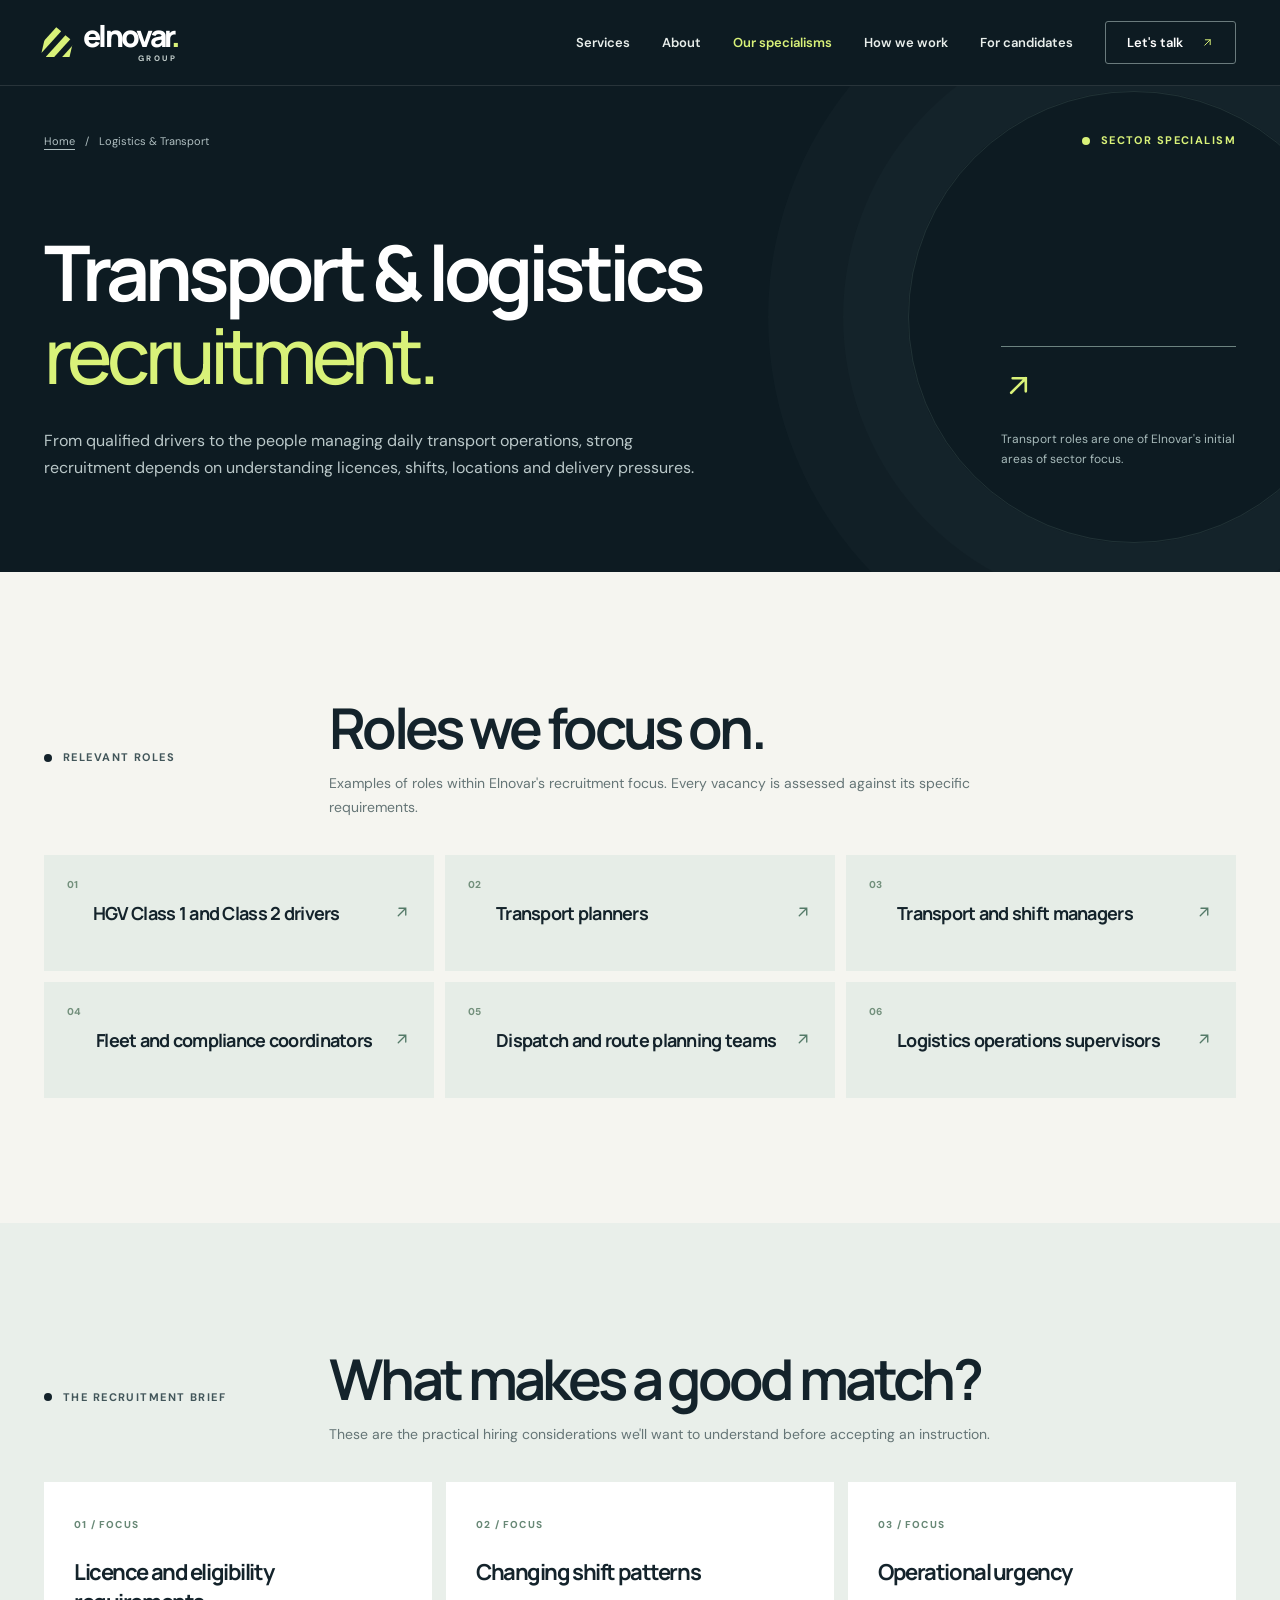
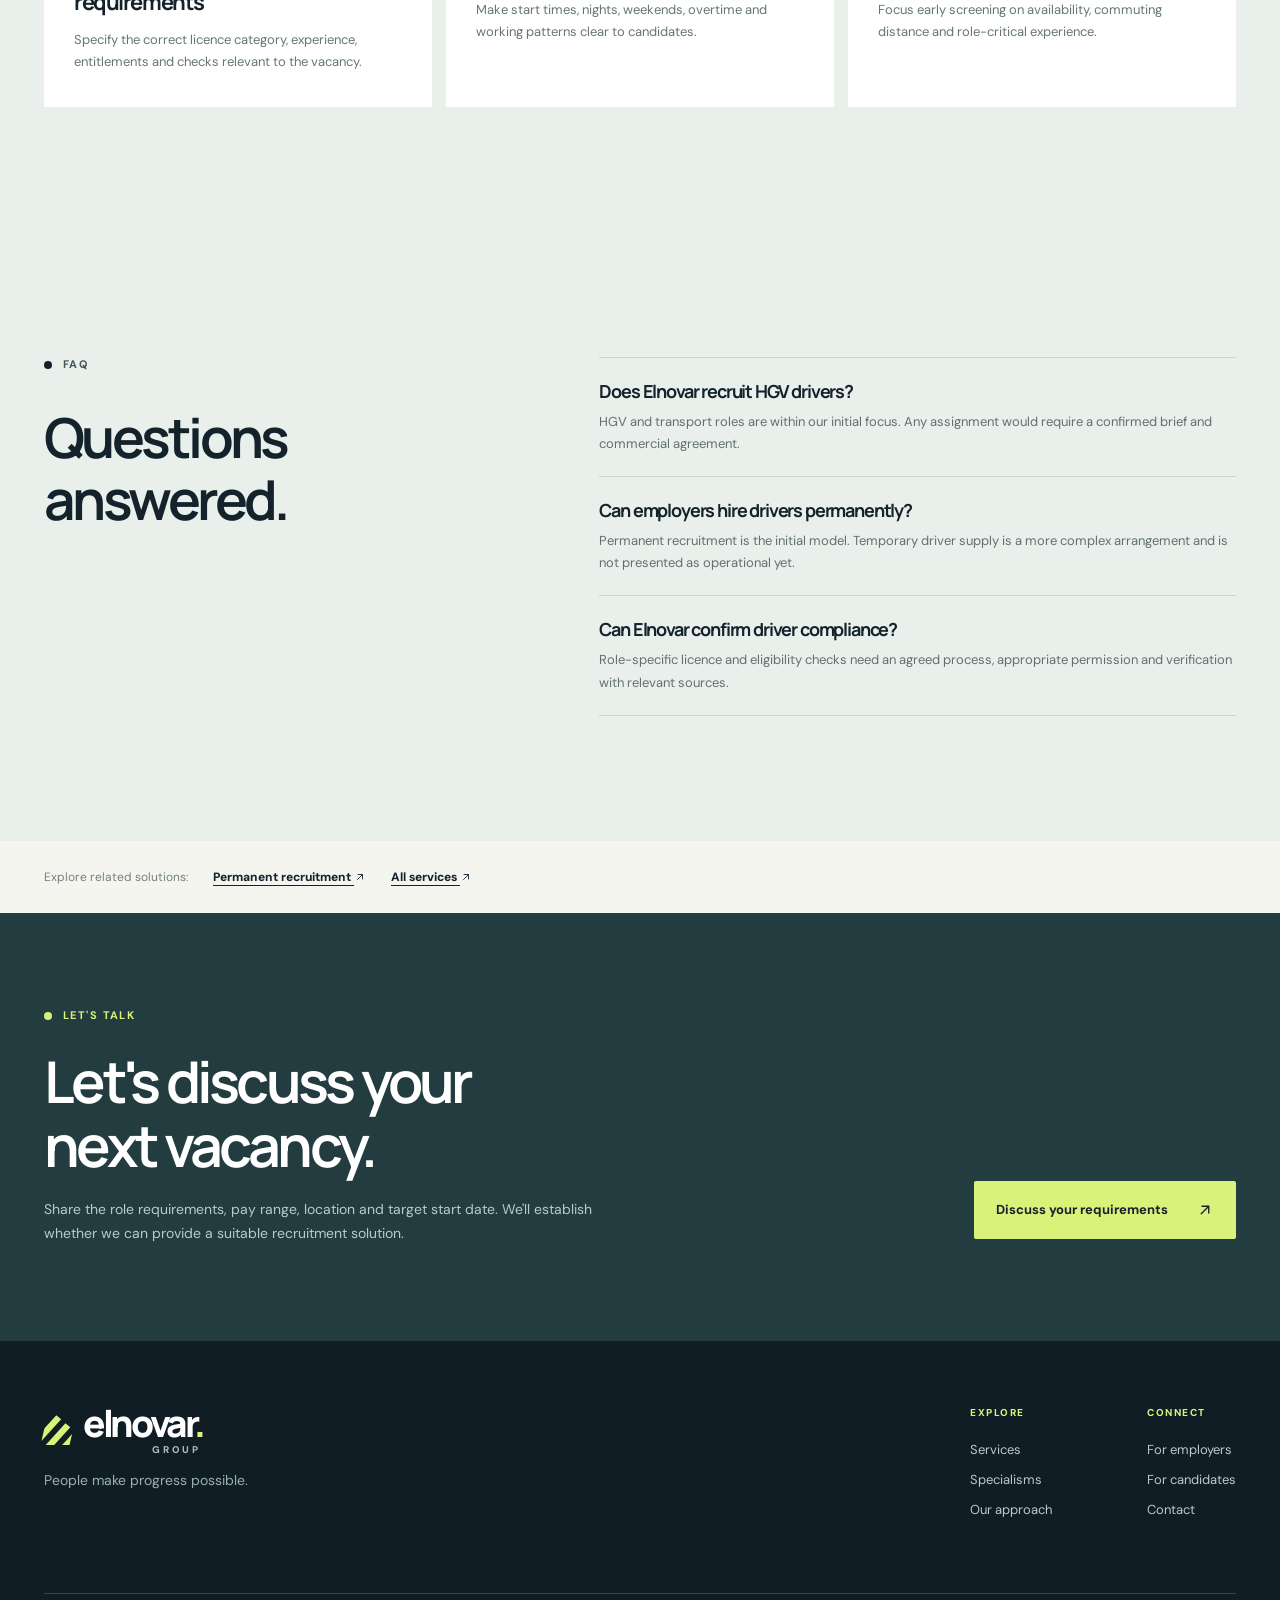
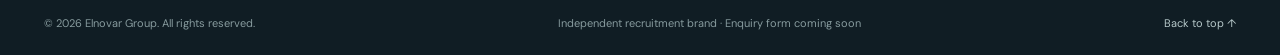
<file: industries/logistics-transport/index.html>
<!doctype html>
<html lang="en-GB"><head><meta charset="utf-8"><meta name="viewport" content="width=device-width,initial-scale=1">
<meta name="theme-color" content="#101d24"><meta name="robots" content="index,follow">
<title>Transport &amp; Logistics Recruitment | Elnovar Group</title><meta name="description" content="UK transport and logistics recruitment support for HGV drivers, transport planners, fleet coordinators and supply chain operations teams.">
<link rel="canonical" href="https://elnovargroup.co.uk/industries/logistics-transport/"><meta property="og:type" content="website"><meta property="og:site_name" content="Elnovar Group">
<meta property="og:title" content="Transport &amp; Logistics Recruitment | Elnovar Group"><meta property="og:description" content="UK transport and logistics recruitment support for HGV drivers, transport planners, fleet coordinators and supply chain operations teams."><meta property="og:url" content="https://elnovargroup.co.uk/industries/logistics-transport/">
<meta name="twitter:card" content="summary"><meta name="twitter:title" content="Transport &amp; Logistics Recruitment | Elnovar Group">
<link rel="icon" href="../../favicon.svg" type="image/svg+xml">
<link rel="preconnect" href="https://fonts.googleapis.com"><link rel="preconnect" href="https://fonts.gstatic.com" crossorigin>
<link href="https://fonts.googleapis.com/css2?family=DM+Sans:wght@400;500;600;700&family=Manrope:wght@400;500;600;700;800&display=swap" rel="stylesheet">
<link rel="stylesheet" href="../../styles.css"><script defer src="../../script.js"></script>
<script type="application/ld+json">{"@context":"https://schema.org","@type":"BreadcrumbList","itemListElement":[{"@type":"ListItem","position":1,"name":"Home","item":"https://elnovargroup.co.uk/"},{"@type":"ListItem","position":2,"name":"Logistics & Transport","item":"https://elnovargroup.co.uk/industries/logistics-transport/"}]}</script>
<script type="application/ld+json">{"@context":"https://schema.org","@type":"WebPage","name":"Transport & Logistics Recruitment | Elnovar Group","url":"https://elnovargroup.co.uk/industries/logistics-transport/","description":"UK transport and logistics recruitment support for HGV drivers, transport planners, fleet coordinators and supply chain operations teams.","inLanguage":"en-GB","isPartOf":{"@type":"WebSite","name":"Elnovar Group","url":"https://elnovargroup.co.uk/"}}</script>
</head><body><a class="skip-link" href="#main">Skip to content</a><header class="site-header" id="top"><div class="container header-inner">
<a class="brand" href="../../" aria-label="Elnovar Group home"><span class="brand-mark" aria-hidden="true"><i></i><i></i><i></i></span><span class="brand-wordmark"><span class="brand-primary">elnovar<span class="brand-dot">.</span></span><span class="brand-qualifier">GROUP</span></span></a>
<button class="menu-toggle" type="button" aria-expanded="false" aria-controls="primary-nav" aria-label="Open menu"><span></span><span></span><span></span></button>
<nav id="primary-nav" class="primary-nav" aria-label="Main navigation"><a href="../../services/">Services</a><a href="../../#about">About</a><a href="../../#industries" aria-current="page">Our specialisms</a><a href="../../#approach">How we work</a><a href="../../#candidates">For candidates</a><a class="nav-cta" href="../../#contact">Let's talk <span aria-hidden="true">↗</span></a></nav>
</div></header><main id="main"><section class="subhero"><div class="container"><div class="subhero-top"><nav class="breadcrumbs" aria-label="Breadcrumb"><a href="../../">Home</a><span aria-hidden="true"> / </span><span aria-current="page">Logistics &amp; Transport</span></nav><p class="section-label light-label"><span class="label-disc"></span> SECTOR SPECIALISM</p></div>
<div class="subhero-flex"><div><h1>Transport & logistics<br><em>recruitment.</em></h1><p class="subhero-lead">From qualified drivers to the people managing daily transport operations, strong recruitment depends on understanding licences, shifts, locations and delivery pressures.</p></div><div class="subhero-aside"><span class="aside-symbol" aria-hidden="true">↗</span><p>Transport roles are one of Elnovar's initial areas of sector focus.</p></div></div></div></section>
<section class="industry-section section-pad"><div class="container"><div class="offer-group-heading"><div class="section-label"><span class="label-disc"></span> RELEVANT ROLES</div><div><h2>Roles we focus on.</h2><p>Examples of roles within Elnovar's recruitment focus. Every vacancy is assessed against its specific requirements.</p></div></div>
<div class="industry-role-grid"><div class="industry-role"><span>01</span><h3>HGV Class 1 and Class 2 drivers</h3><span aria-hidden="true">↗</span></div><div class="industry-role"><span>02</span><h3>Transport planners</h3><span aria-hidden="true">↗</span></div><div class="industry-role"><span>03</span><h3>Transport and shift managers</h3><span aria-hidden="true">↗</span></div><div class="industry-role"><span>04</span><h3>Fleet and compliance coordinators</h3><span aria-hidden="true">↗</span></div><div class="industry-role"><span>05</span><h3>Dispatch and route planning teams</h3><span aria-hidden="true">↗</span></div><div class="industry-role"><span>06</span><h3>Logistics operations supervisors</h3><span aria-hidden="true">↗</span></div></div></div></section>
<section class="industry-section industry-problems section-pad"><div class="container"><div class="offer-group-heading"><div class="section-label"><span class="label-disc"></span> THE RECRUITMENT BRIEF</div><div><h2>What makes a good match?</h2><p>These are the practical hiring considerations we'll want to understand before accepting an instruction.</p></div></div>
<div class="industry-focus-grid"><article class="industry-focus-card"><span>01 / FOCUS</span><h3>Licence and eligibility requirements</h3><p>Specify the correct licence category, experience, entitlements and checks relevant to the vacancy.</p></article><article class="industry-focus-card"><span>02 / FOCUS</span><h3>Changing shift patterns</h3><p>Make start times, nights, weekends, overtime and working patterns clear to candidates.</p></article><article class="industry-focus-card"><span>03 / FOCUS</span><h3>Operational urgency</h3><p>Focus early screening on availability, commuting distance and role-critical experience.</p></article></div></div></section>
<section class="detail-faq section-pad"><div class="container faq-layout"><div><p class="section-label"><span class="label-disc"></span> FAQ</p><h2>Questions answered.</h2></div><div class="faq-list"><div class="faq-item"><h3>Does Elnovar recruit HGV drivers?</h3><p>HGV and transport roles are within our initial focus. Any assignment would require a confirmed brief and commercial agreement.</p></div><div class="faq-item"><h3>Can employers hire drivers permanently?</h3><p>Permanent recruitment is the initial model. Temporary driver supply is a more complex arrangement and is not presented as operational yet.</p></div><div class="faq-item"><h3>Can Elnovar confirm driver compliance?</h3><p>Role-specific licence and eligibility checks need an agreed process, appropriate permission and verification with relevant sources.</p></div></div></div></section>
<div class="container related-services"><p>Explore related solutions:</p><a href="../../services/permanent-recruitment/">Permanent recruitment ↗</a><a href="../../services/">All services ↗</a></div>
<section class="service-cta"><div class="container service-cta-inner"><div><p class="section-label light-label"><span class="label-disc"></span> LET'S TALK</p><h2>Let's discuss your<br>next vacancy.</h2><p>Share the role requirements, pay range, location and target start date. We'll establish whether we can provide a suitable recruitment solution.</p></div><a class="button button-lime" href="../../#contact">Discuss your requirements <span aria-hidden="true">↗</span></a></div></section></main><footer class="site-footer"><div class="container footer-main"><div><a class="brand footer-brand" href="../../" aria-label="Elnovar Group home"><span class="brand-mark" aria-hidden="true"><i></i><i></i><i></i></span><span class="brand-wordmark"><span class="brand-primary">elnovar<span class="brand-dot">.</span></span><span class="brand-qualifier">GROUP</span></span></a><p>People make progress possible.</p></div>
<div class="footer-links"><div><span>EXPLORE</span><a href="../../services/">Services</a><a href="../../#industries">Specialisms</a><a href="../../#approach">Our approach</a></div><div><span>CONNECT</span><a href="../../#contact">For employers</a><a href="../../#candidates">For candidates</a><a href="../../#contact">Contact</a></div></div></div>
<div class="container footer-bottom"><span>© <span id="year">2026</span> Elnovar Group. All rights reserved.</span><span>Independent recruitment brand · Enquiry form coming soon</span><a href="#top">Back to top ↑</a></div></footer></body></html>
</file>
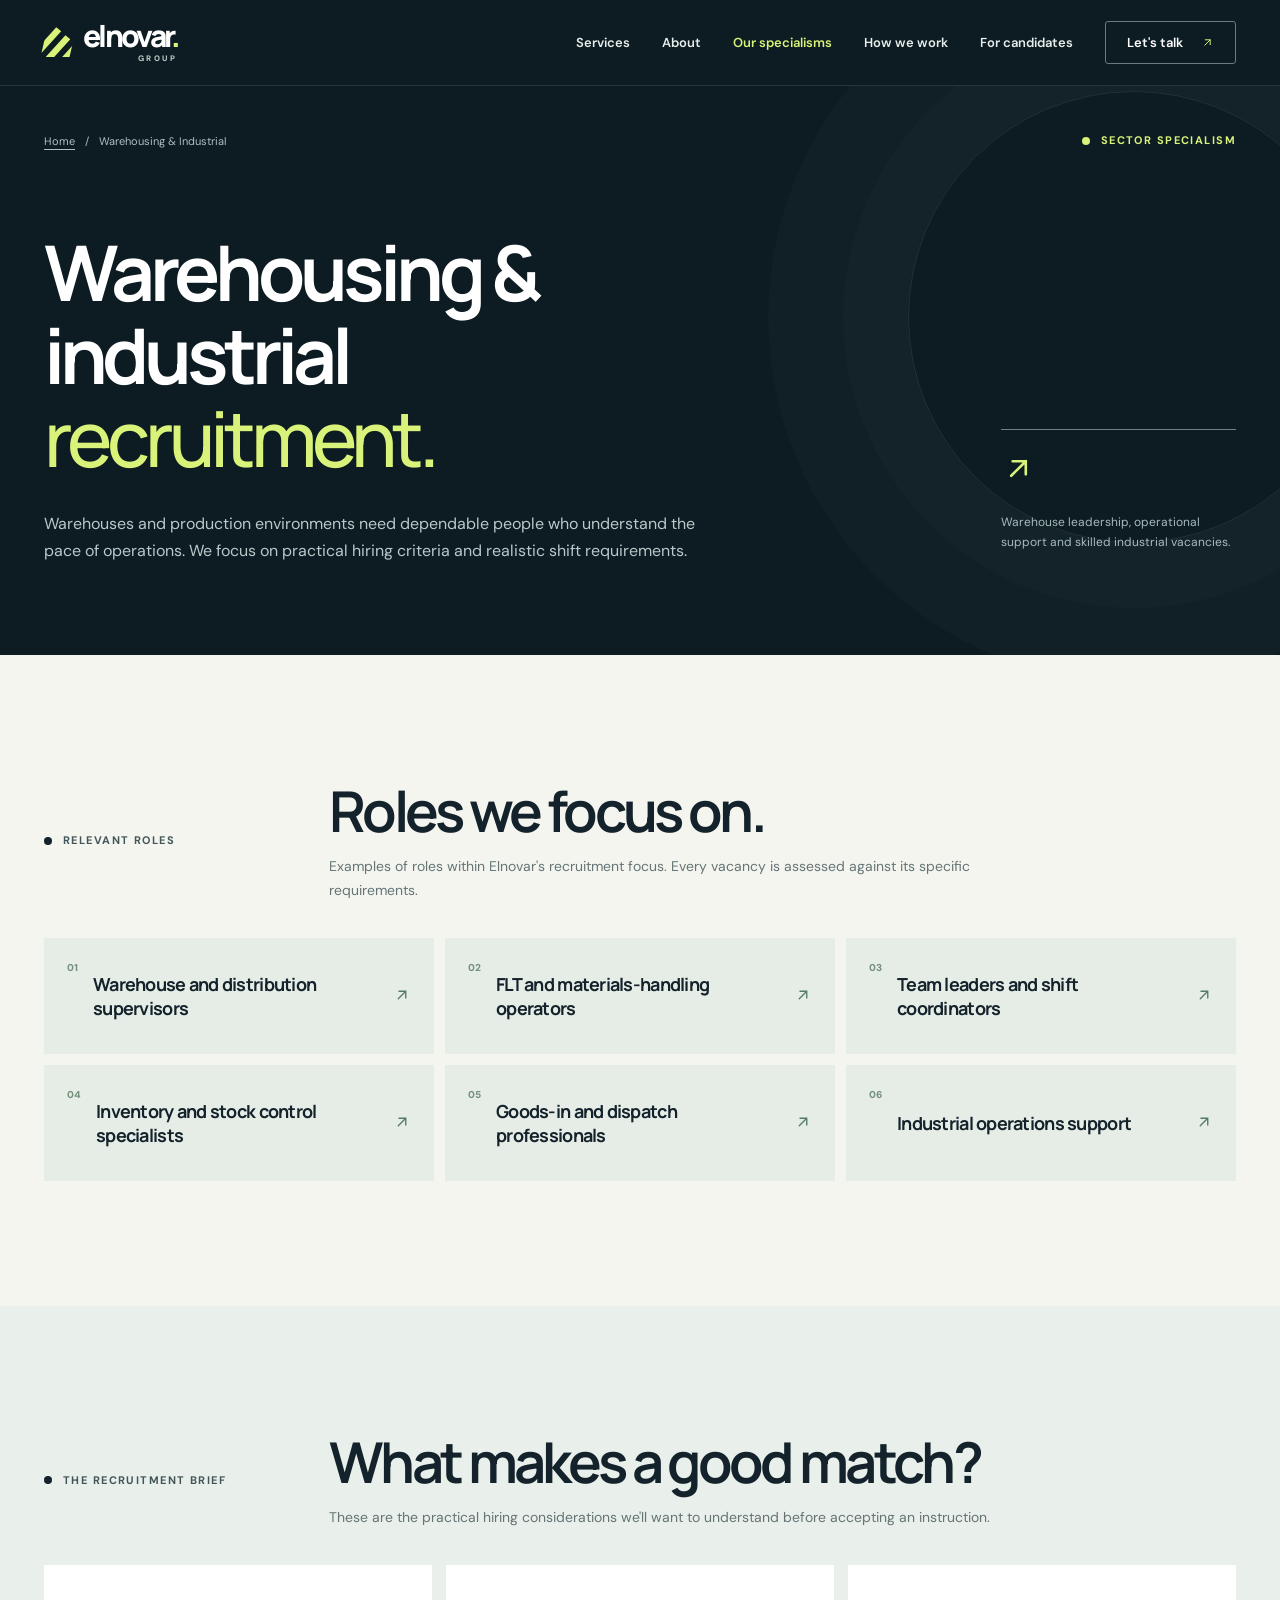
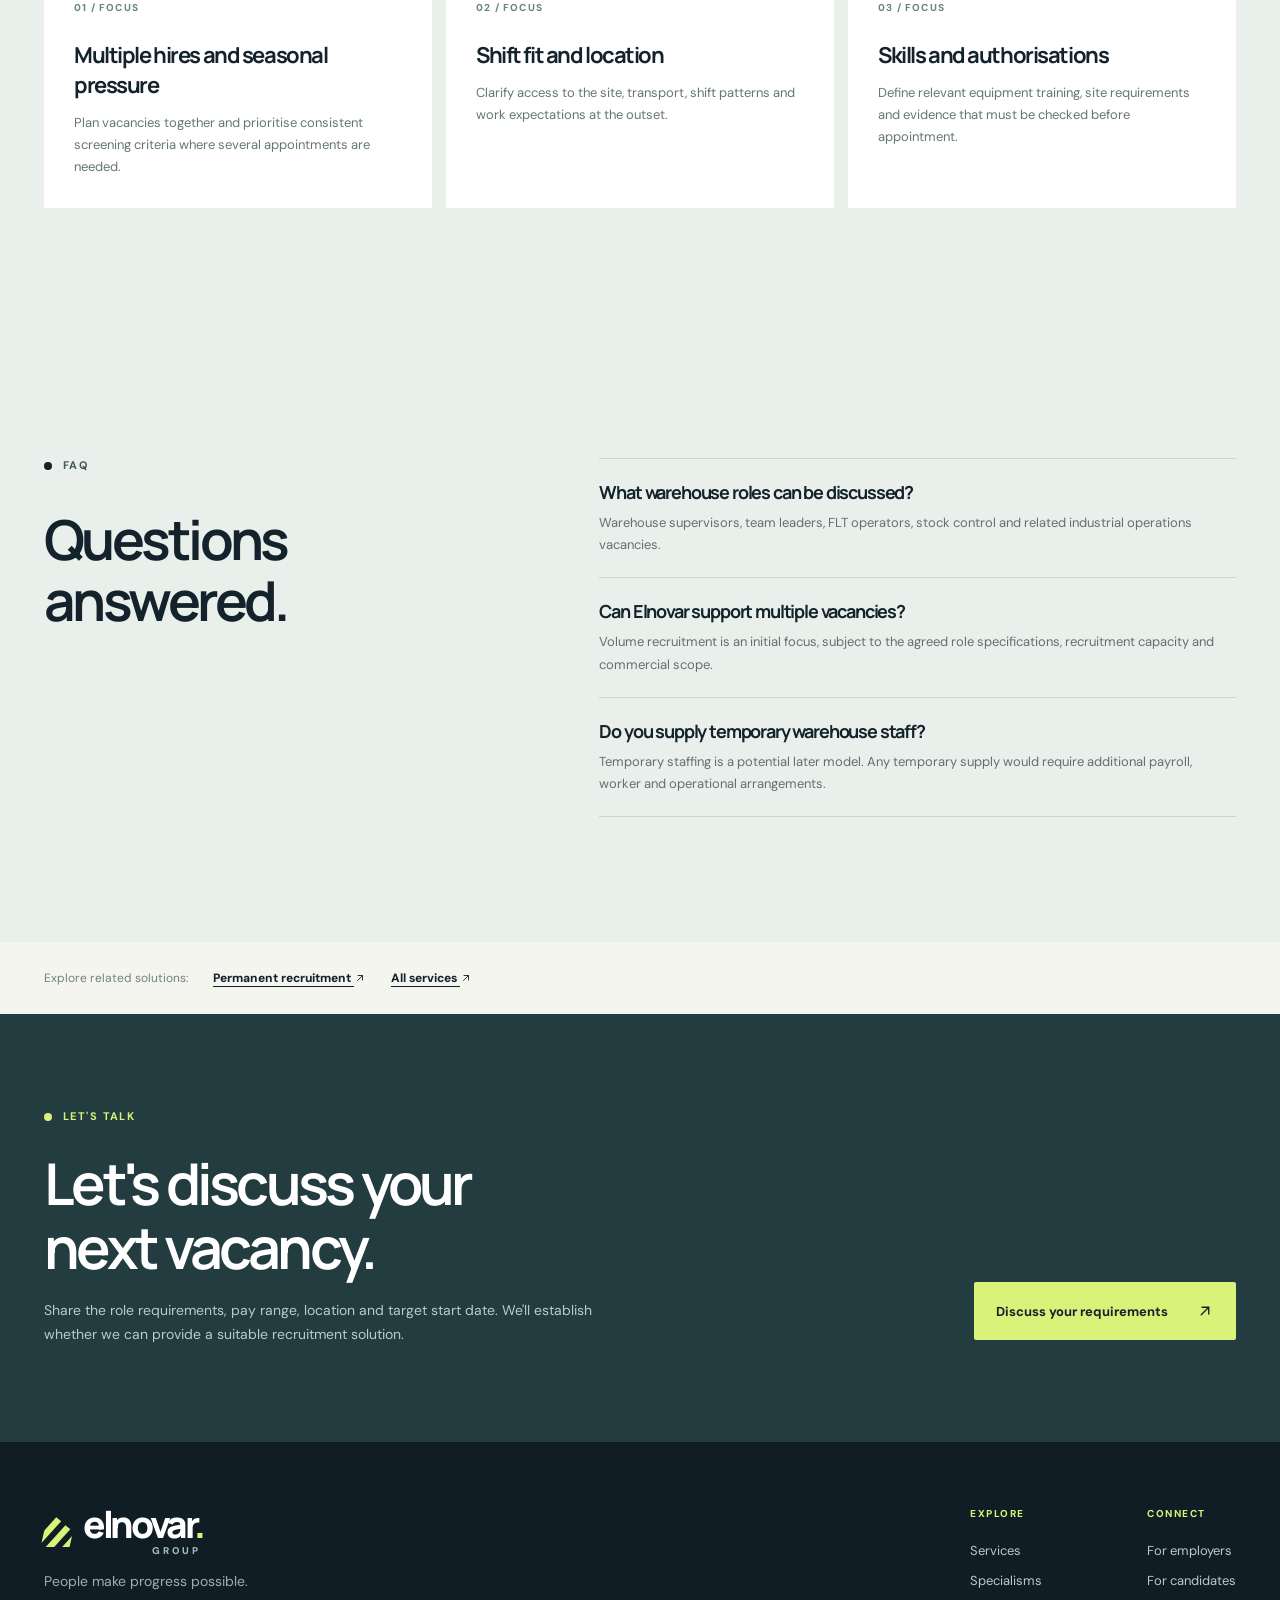
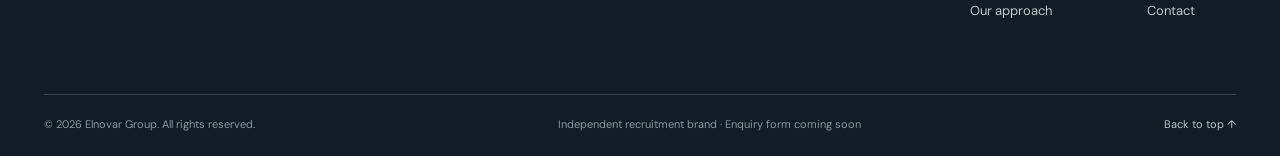
<file: industries/warehousing-industrial/index.html>
<!doctype html>
<html lang="en-GB"><head><meta charset="utf-8"><meta name="viewport" content="width=device-width,initial-scale=1">
<meta name="theme-color" content="#101d24"><meta name="robots" content="index,follow">
<title>Warehouse &amp; Industrial Recruitment | Elnovar Group</title><meta name="description" content="UK warehousing and industrial recruitment support for warehouse supervisors, FLT operators, shift leaders and distribution operations teams.">
<link rel="canonical" href="https://elnovargroup.co.uk/industries/warehousing-industrial/"><meta property="og:type" content="website"><meta property="og:site_name" content="Elnovar Group">
<meta property="og:title" content="Warehouse &amp; Industrial Recruitment | Elnovar Group"><meta property="og:description" content="UK warehousing and industrial recruitment support for warehouse supervisors, FLT operators, shift leaders and distribution operations teams."><meta property="og:url" content="https://elnovargroup.co.uk/industries/warehousing-industrial/">
<meta name="twitter:card" content="summary"><meta name="twitter:title" content="Warehouse &amp; Industrial Recruitment | Elnovar Group">
<link rel="icon" href="../../favicon.svg" type="image/svg+xml">
<link rel="preconnect" href="https://fonts.googleapis.com"><link rel="preconnect" href="https://fonts.gstatic.com" crossorigin>
<link href="https://fonts.googleapis.com/css2?family=DM+Sans:wght@400;500;600;700&family=Manrope:wght@400;500;600;700;800&display=swap" rel="stylesheet">
<link rel="stylesheet" href="../../styles.css"><script defer src="../../script.js"></script>
<script type="application/ld+json">{"@context":"https://schema.org","@type":"BreadcrumbList","itemListElement":[{"@type":"ListItem","position":1,"name":"Home","item":"https://elnovargroup.co.uk/"},{"@type":"ListItem","position":2,"name":"Warehousing & Industrial","item":"https://elnovargroup.co.uk/industries/warehousing-industrial/"}]}</script>
<script type="application/ld+json">{"@context":"https://schema.org","@type":"WebPage","name":"Warehouse & Industrial Recruitment | Elnovar Group","url":"https://elnovargroup.co.uk/industries/warehousing-industrial/","description":"UK warehousing and industrial recruitment support for warehouse supervisors, FLT operators, shift leaders and distribution operations teams.","inLanguage":"en-GB","isPartOf":{"@type":"WebSite","name":"Elnovar Group","url":"https://elnovargroup.co.uk/"}}</script>
</head><body><a class="skip-link" href="#main">Skip to content</a><header class="site-header" id="top"><div class="container header-inner">
<a class="brand" href="../../" aria-label="Elnovar Group home"><span class="brand-mark" aria-hidden="true"><i></i><i></i><i></i></span><span class="brand-wordmark"><span class="brand-primary">elnovar<span class="brand-dot">.</span></span><span class="brand-qualifier">GROUP</span></span></a>
<button class="menu-toggle" type="button" aria-expanded="false" aria-controls="primary-nav" aria-label="Open menu"><span></span><span></span><span></span></button>
<nav id="primary-nav" class="primary-nav" aria-label="Main navigation"><a href="../../services/">Services</a><a href="../../#about">About</a><a href="../../#industries" aria-current="page">Our specialisms</a><a href="../../#approach">How we work</a><a href="../../#candidates">For candidates</a><a class="nav-cta" href="../../#contact">Let's talk <span aria-hidden="true">↗</span></a></nav>
</div></header><main id="main"><section class="subhero"><div class="container"><div class="subhero-top"><nav class="breadcrumbs" aria-label="Breadcrumb"><a href="../../">Home</a><span aria-hidden="true"> / </span><span aria-current="page">Warehousing &amp; Industrial</span></nav><p class="section-label light-label"><span class="label-disc"></span> SECTOR SPECIALISM</p></div>
<div class="subhero-flex"><div><h1>Warehousing & industrial<br><em>recruitment.</em></h1><p class="subhero-lead">Warehouses and production environments need dependable people who understand the pace of operations. We focus on practical hiring criteria and realistic shift requirements.</p></div><div class="subhero-aside"><span class="aside-symbol" aria-hidden="true">↗</span><p>Warehouse leadership, operational support and skilled industrial vacancies.</p></div></div></div></section>
<section class="industry-section section-pad"><div class="container"><div class="offer-group-heading"><div class="section-label"><span class="label-disc"></span> RELEVANT ROLES</div><div><h2>Roles we focus on.</h2><p>Examples of roles within Elnovar's recruitment focus. Every vacancy is assessed against its specific requirements.</p></div></div>
<div class="industry-role-grid"><div class="industry-role"><span>01</span><h3>Warehouse and distribution supervisors</h3><span aria-hidden="true">↗</span></div><div class="industry-role"><span>02</span><h3>FLT and materials-handling operators</h3><span aria-hidden="true">↗</span></div><div class="industry-role"><span>03</span><h3>Team leaders and shift coordinators</h3><span aria-hidden="true">↗</span></div><div class="industry-role"><span>04</span><h3>Inventory and stock control specialists</h3><span aria-hidden="true">↗</span></div><div class="industry-role"><span>05</span><h3>Goods-in and dispatch professionals</h3><span aria-hidden="true">↗</span></div><div class="industry-role"><span>06</span><h3>Industrial operations support</h3><span aria-hidden="true">↗</span></div></div></div></section>
<section class="industry-section industry-problems section-pad"><div class="container"><div class="offer-group-heading"><div class="section-label"><span class="label-disc"></span> THE RECRUITMENT BRIEF</div><div><h2>What makes a good match?</h2><p>These are the practical hiring considerations we'll want to understand before accepting an instruction.</p></div></div>
<div class="industry-focus-grid"><article class="industry-focus-card"><span>01 / FOCUS</span><h3>Multiple hires and seasonal pressure</h3><p>Plan vacancies together and prioritise consistent screening criteria where several appointments are needed.</p></article><article class="industry-focus-card"><span>02 / FOCUS</span><h3>Shift fit and location</h3><p>Clarify access to the site, transport, shift patterns and work expectations at the outset.</p></article><article class="industry-focus-card"><span>03 / FOCUS</span><h3>Skills and authorisations</h3><p>Define relevant equipment training, site requirements and evidence that must be checked before appointment.</p></article></div></div></section>
<section class="detail-faq section-pad"><div class="container faq-layout"><div><p class="section-label"><span class="label-disc"></span> FAQ</p><h2>Questions answered.</h2></div><div class="faq-list"><div class="faq-item"><h3>What warehouse roles can be discussed?</h3><p>Warehouse supervisors, team leaders, FLT operators, stock control and related industrial operations vacancies.</p></div><div class="faq-item"><h3>Can Elnovar support multiple vacancies?</h3><p>Volume recruitment is an initial focus, subject to the agreed role specifications, recruitment capacity and commercial scope.</p></div><div class="faq-item"><h3>Do you supply temporary warehouse staff?</h3><p>Temporary staffing is a potential later model. Any temporary supply would require additional payroll, worker and operational arrangements.</p></div></div></div></section>
<div class="container related-services"><p>Explore related solutions:</p><a href="../../services/permanent-recruitment/">Permanent recruitment ↗</a><a href="../../services/">All services ↗</a></div>
<section class="service-cta"><div class="container service-cta-inner"><div><p class="section-label light-label"><span class="label-disc"></span> LET'S TALK</p><h2>Let's discuss your<br>next vacancy.</h2><p>Share the role requirements, pay range, location and target start date. We'll establish whether we can provide a suitable recruitment solution.</p></div><a class="button button-lime" href="../../#contact">Discuss your requirements <span aria-hidden="true">↗</span></a></div></section></main><footer class="site-footer"><div class="container footer-main"><div><a class="brand footer-brand" href="../../" aria-label="Elnovar Group home"><span class="brand-mark" aria-hidden="true"><i></i><i></i><i></i></span><span class="brand-wordmark"><span class="brand-primary">elnovar<span class="brand-dot">.</span></span><span class="brand-qualifier">GROUP</span></span></a><p>People make progress possible.</p></div>
<div class="footer-links"><div><span>EXPLORE</span><a href="../../services/">Services</a><a href="../../#industries">Specialisms</a><a href="../../#approach">Our approach</a></div><div><span>CONNECT</span><a href="../../#contact">For employers</a><a href="../../#candidates">For candidates</a><a href="../../#contact">Contact</a></div></div></div>
<div class="container footer-bottom"><span>© <span id="year">2026</span> Elnovar Group. All rights reserved.</span><span>Independent recruitment brand · Enquiry form coming soon</span><a href="#top">Back to top ↑</a></div></footer></body></html>
</file>
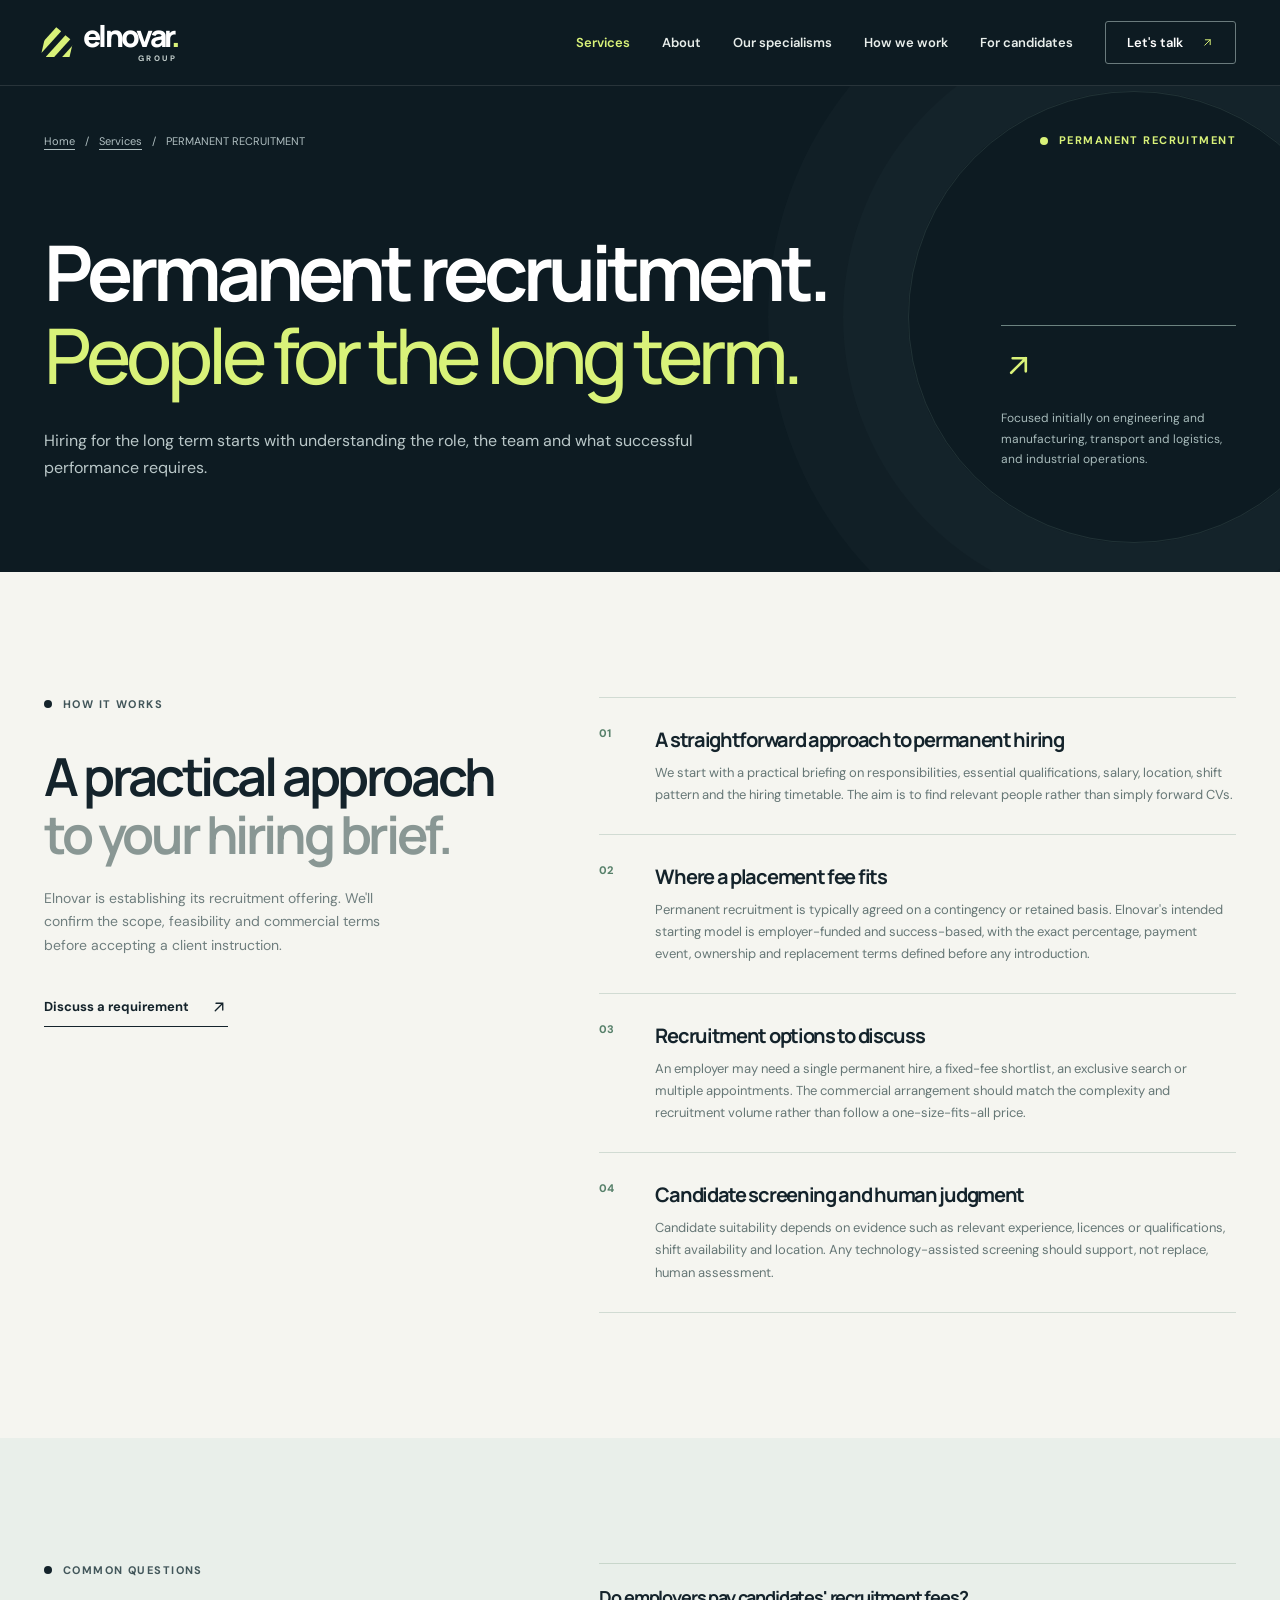
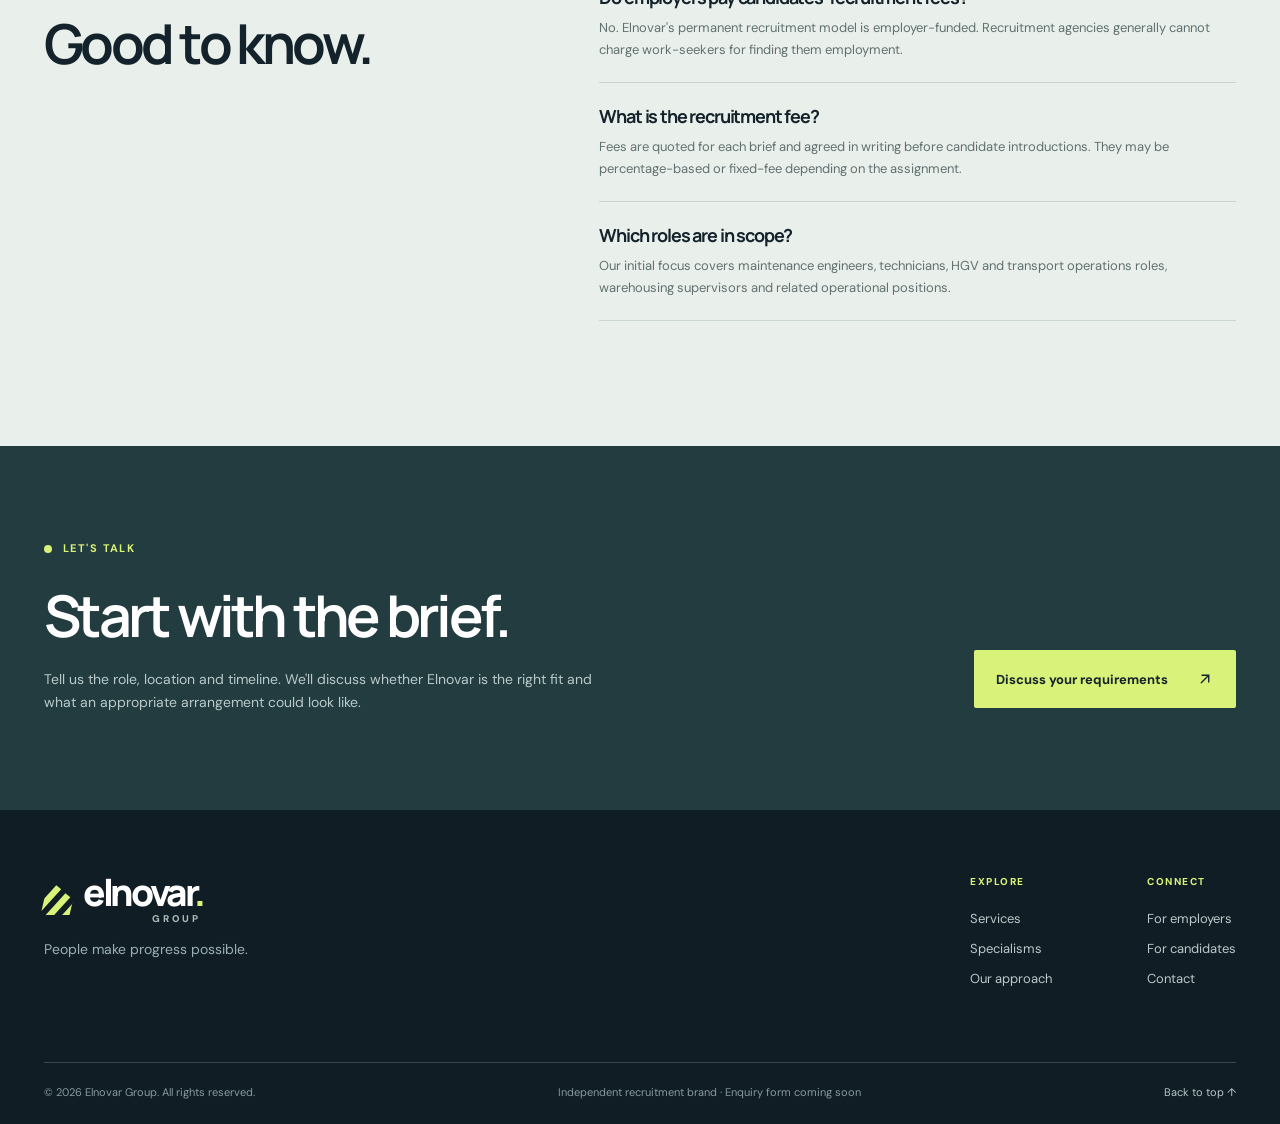
<file: services/permanent-recruitment/index.html>
<!doctype html>
<html lang="en-GB"><head><meta charset="utf-8"><meta name="viewport" content="width=device-width,initial-scale=1">
<meta name="theme-color" content="#101d24"><meta name="robots" content="index,follow">
<title>Permanent Recruitment Agency Services | Elnovar Group</title><meta name="description" content="Explore Elnovar's approach to permanent recruitment for engineering, transport, logistics and industrial employers across the UK.">
<link rel="canonical" href="https://elnovargroup.co.uk/services/permanent-recruitment/"><meta property="og:type" content="website"><meta property="og:site_name" content="Elnovar Group">
<meta property="og:title" content="Permanent Recruitment Agency Services | Elnovar Group"><meta property="og:description" content="Explore Elnovar's approach to permanent recruitment for engineering, transport, logistics and industrial employers across the UK."><meta property="og:url" content="https://elnovargroup.co.uk/services/permanent-recruitment/">
<meta name="twitter:card" content="summary"><meta name="twitter:title" content="Permanent Recruitment Agency Services | Elnovar Group">
<link rel="icon" href="../../favicon.svg" type="image/svg+xml">
<link rel="preconnect" href="https://fonts.googleapis.com"><link rel="preconnect" href="https://fonts.gstatic.com" crossorigin>
<link href="https://fonts.googleapis.com/css2?family=DM+Sans:wght@400;500;600;700&family=Manrope:wght@400;500;600;700;800&display=swap" rel="stylesheet">
<link rel="stylesheet" href="../../styles.css"><script defer src="../../script.js"></script>
<script type="application/ld+json">{"@context":"https://schema.org","@type":"BreadcrumbList","itemListElement":[{"@type":"ListItem","position":1,"name":"Home","item":"https://elnovargroup.co.uk/"},{"@type":"ListItem","position":2,"name":"Recruitment Services","item":"https://elnovargroup.co.uk/services/"},{"@type":"ListItem","position":3,"name":"PERMANENT RECRUITMENT","item":"https://elnovargroup.co.uk/services/permanent-recruitment/"}]}</script>
<script type="application/ld+json">{"@context":"https://schema.org","@type":"WebPage","name":"Permanent Recruitment Agency Services | Elnovar Group","url":"https://elnovargroup.co.uk/services/permanent-recruitment/","description":"Explore Elnovar's approach to permanent recruitment for engineering, transport, logistics and industrial employers across the UK.","inLanguage":"en-GB","isPartOf":{"@type":"WebSite","name":"Elnovar Group","url":"https://elnovargroup.co.uk/"}}</script>
</head><body><a class="skip-link" href="#main">Skip to content</a><header class="site-header" id="top"><div class="container header-inner">
<a class="brand" href="../../" aria-label="Elnovar Group home"><span class="brand-mark" aria-hidden="true"><i></i><i></i><i></i></span><span class="brand-wordmark"><span class="brand-primary">elnovar<span class="brand-dot">.</span></span><span class="brand-qualifier">GROUP</span></span></a>
<button class="menu-toggle" type="button" aria-expanded="false" aria-controls="primary-nav" aria-label="Open menu"><span></span><span></span><span></span></button>
<nav id="primary-nav" class="primary-nav" aria-label="Main navigation"><a href="../../services/" aria-current="page">Services</a><a href="../../#about">About</a><a href="../../#industries">Our specialisms</a><a href="../../#approach">How we work</a><a href="../../#candidates">For candidates</a><a class="nav-cta" href="../../#contact">Let's talk <span aria-hidden="true">↗</span></a></nav>
</div></header><main id="main"><section class="subhero"><div class="container"><div class="subhero-top"><nav class="breadcrumbs" aria-label="Breadcrumb"><a href="../../">Home</a><span aria-hidden="true"> / </span><a href="../">Services</a><span aria-hidden="true"> / </span><span aria-current="page">PERMANENT RECRUITMENT</span></nav><p class="section-label light-label"><span class="label-disc"></span> PERMANENT RECRUITMENT</p></div>
<div class="subhero-flex"><div><h1>Permanent recruitment.<br><em>People for the long term.</em></h1><p class="subhero-lead">Hiring for the long term starts with understanding the role, the team and what successful performance requires.</p></div><div class="subhero-aside"><span class="aside-symbol" aria-hidden="true">↗</span><p>Focused initially on engineering and manufacturing, transport and logistics, and industrial operations.</p></div></div></div></section>
<section class="detail-intro section-pad"><div class="container detail-layout"><div><p class="section-label"><span class="label-disc"></span> HOW IT WORKS</p><h2>A practical approach<br><span>to your hiring brief.</span></h2><p class="detail-intro-note">Elnovar is establishing its recruitment offering. We'll confirm the scope, feasibility and commercial terms before accepting a client instruction.</p><a class="text-link dark-link" href="../../#contact">Discuss a requirement <span aria-hidden="true">↗</span></a></div><div class="detail-articles"><article class="detail-article"><span class="detail-counter">01</span><div><h3>A straightforward approach to permanent hiring</h3><p>We start with a practical briefing on responsibilities, essential qualifications, salary, location, shift pattern and the hiring timetable. The aim is to find relevant people rather than simply forward CVs.</p></div></article><article class="detail-article"><span class="detail-counter">02</span><div><h3>Where a placement fee fits</h3><p>Permanent recruitment is typically agreed on a contingency or retained basis. Elnovar's intended starting model is employer-funded and success-based, with the exact percentage, payment event, ownership and replacement terms defined before any introduction.</p></div></article><article class="detail-article"><span class="detail-counter">03</span><div><h3>Recruitment options to discuss</h3><p>An employer may need a single permanent hire, a fixed-fee shortlist, an exclusive search or multiple appointments. The commercial arrangement should match the complexity and recruitment volume rather than follow a one-size-fits-all price.</p></div></article><article class="detail-article"><span class="detail-counter">04</span><div><h3>Candidate screening and human judgment</h3><p>Candidate suitability depends on evidence such as relevant experience, licences or qualifications, shift availability and location. Any technology-assisted screening should support, not replace, human assessment.</p></div></article></div></div></section>
<section class="detail-faq section-pad"><div class="container faq-layout"><div><p class="section-label"><span class="label-disc"></span> COMMON QUESTIONS</p><h2>Good to know.</h2></div><div class="faq-list"><div class="faq-item"><h3>Do employers pay candidates' recruitment fees?</h3><p>No. Elnovar's permanent recruitment model is employer-funded. Recruitment agencies generally cannot charge work-seekers for finding them employment.</p></div><div class="faq-item"><h3>What is the recruitment fee?</h3><p>Fees are quoted for each brief and agreed in writing before candidate introductions. They may be percentage-based or fixed-fee depending on the assignment.</p></div><div class="faq-item"><h3>Which roles are in scope?</h3><p>Our initial focus covers maintenance engineers, technicians, HGV and transport operations roles, warehousing supervisors and related operational positions.</p></div></div></div></section>
<section class="service-cta"><div class="container service-cta-inner"><div><p class="section-label light-label"><span class="label-disc"></span> LET'S TALK</p><h2>Start with the brief.</h2><p>Tell us the role, location and timeline. We'll discuss whether Elnovar is the right fit and what an appropriate arrangement could look like.</p></div><a class="button button-lime" href="../../#contact">Discuss your requirements <span aria-hidden="true">↗</span></a></div></section>
</main><footer class="site-footer"><div class="container footer-main"><div><a class="brand footer-brand" href="../../" aria-label="Elnovar Group home"><span class="brand-mark" aria-hidden="true"><i></i><i></i><i></i></span><span class="brand-wordmark"><span class="brand-primary">elnovar<span class="brand-dot">.</span></span><span class="brand-qualifier">GROUP</span></span></a><p>People make progress possible.</p></div>
<div class="footer-links"><div><span>EXPLORE</span><a href="../../services/">Services</a><a href="../../#industries">Specialisms</a><a href="../../#approach">Our approach</a></div><div><span>CONNECT</span><a href="../../#contact">For employers</a><a href="../../#candidates">For candidates</a><a href="../../#contact">Contact</a></div></div></div>
<div class="container footer-bottom"><span>© <span id="year">2026</span> Elnovar Group. All rights reserved.</span><span>Independent recruitment brand · Enquiry form coming soon</span><a href="#top">Back to top ↑</a></div></footer></body></html>
</file>
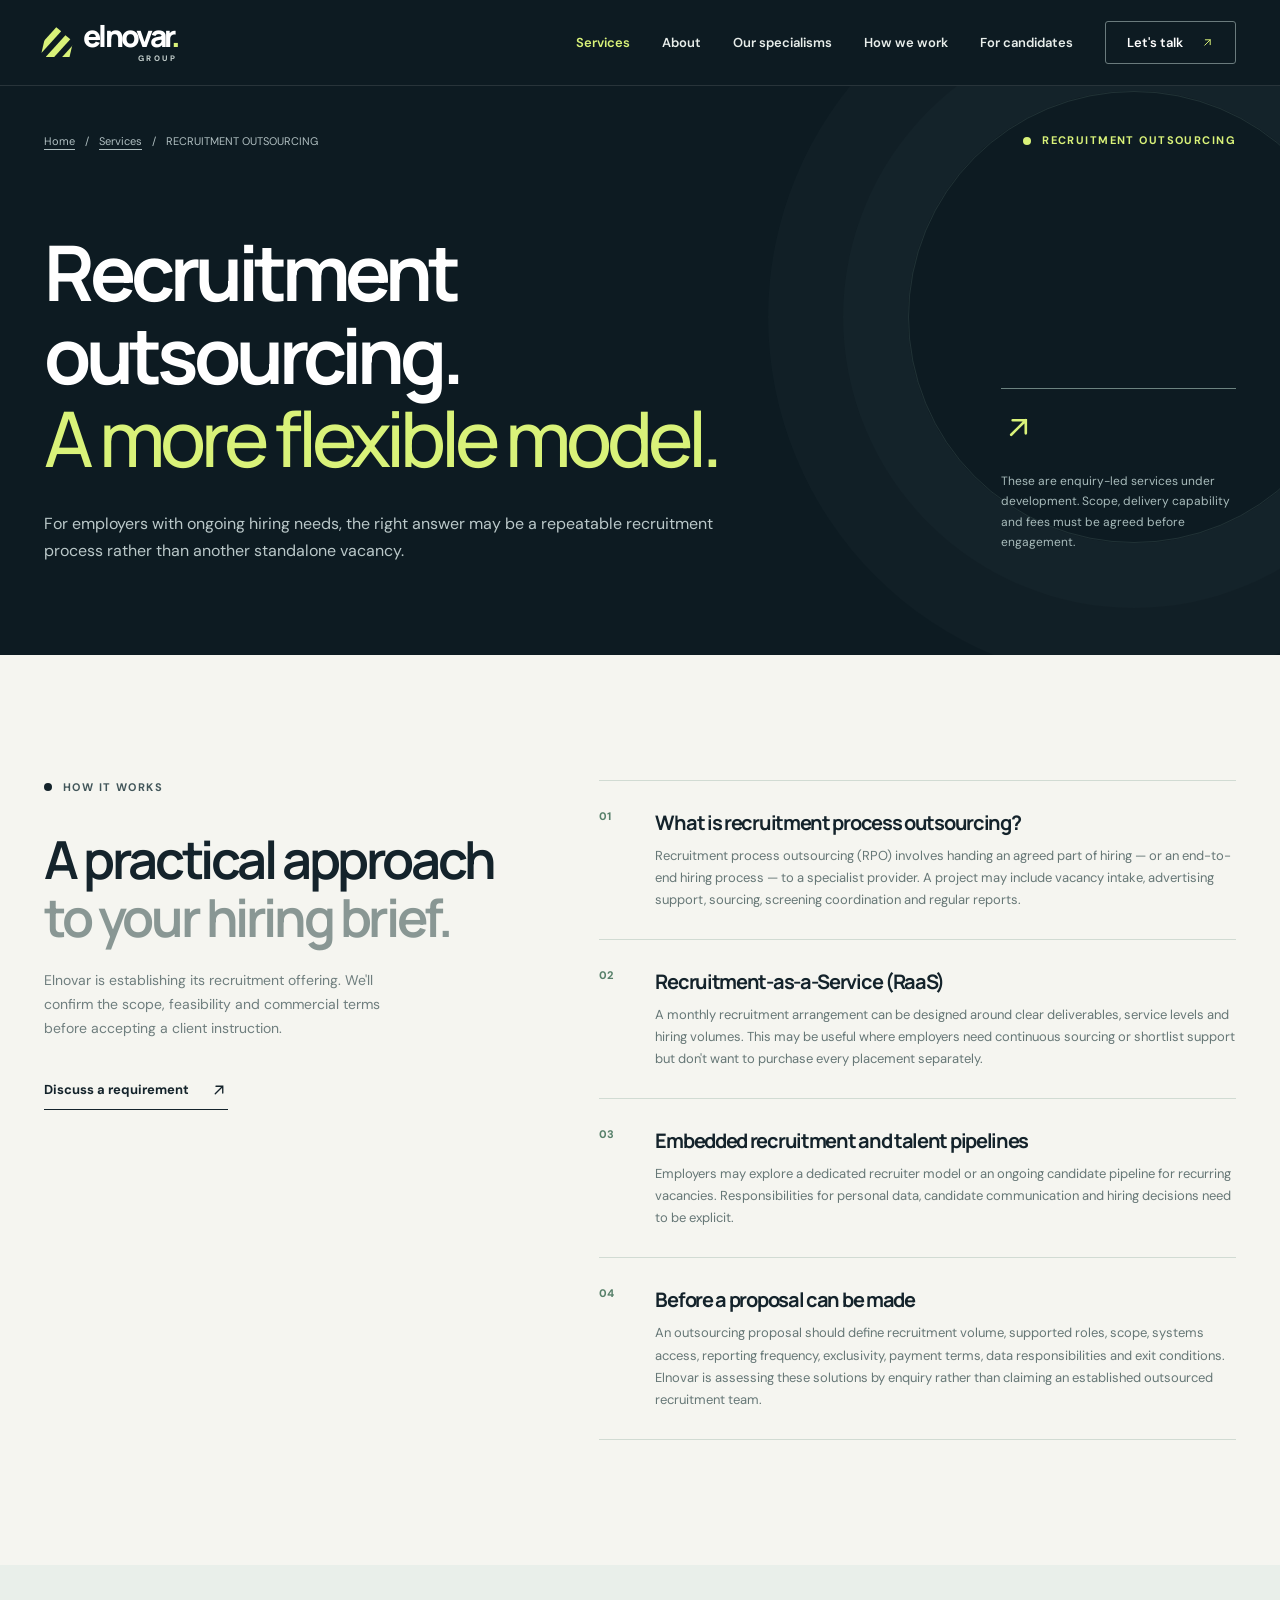
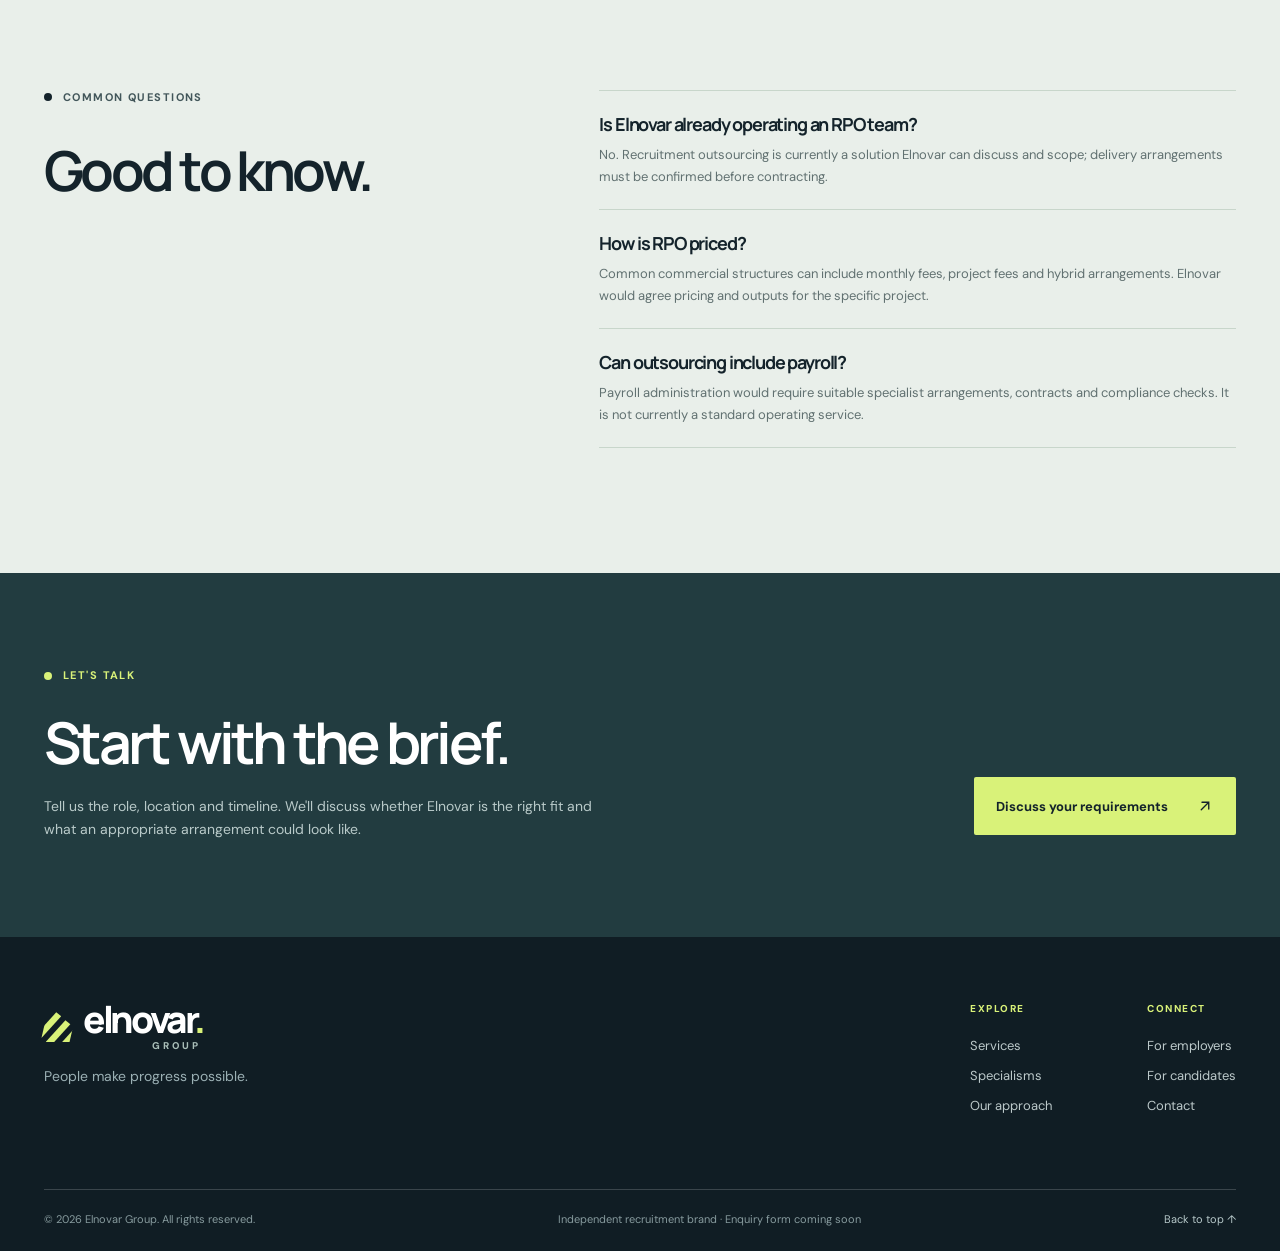
<file: services/recruitment-outsourcing/index.html>
<!doctype html>
<html lang="en-GB"><head><meta charset="utf-8"><meta name="viewport" content="width=device-width,initial-scale=1">
<meta name="theme-color" content="#101d24"><meta name="robots" content="index,follow">
<title>Recruitment Outsourcing, RPO &amp; RaaS | Elnovar Group</title><meta name="description" content="Explore recruitment process outsourcing (RPO), recruitment-as-a-service (RaaS), embedded recruitment and talent pipeline options with Elnovar.">
<link rel="canonical" href="https://elnovargroup.co.uk/services/recruitment-outsourcing/"><meta property="og:type" content="website"><meta property="og:site_name" content="Elnovar Group">
<meta property="og:title" content="Recruitment Outsourcing, RPO &amp; RaaS | Elnovar Group"><meta property="og:description" content="Explore recruitment process outsourcing (RPO), recruitment-as-a-service (RaaS), embedded recruitment and talent pipeline options with Elnovar."><meta property="og:url" content="https://elnovargroup.co.uk/services/recruitment-outsourcing/">
<meta name="twitter:card" content="summary"><meta name="twitter:title" content="Recruitment Outsourcing, RPO &amp; RaaS | Elnovar Group">
<link rel="icon" href="../../favicon.svg" type="image/svg+xml">
<link rel="preconnect" href="https://fonts.googleapis.com"><link rel="preconnect" href="https://fonts.gstatic.com" crossorigin>
<link href="https://fonts.googleapis.com/css2?family=DM+Sans:wght@400;500;600;700&family=Manrope:wght@400;500;600;700;800&display=swap" rel="stylesheet">
<link rel="stylesheet" href="../../styles.css"><script defer src="../../script.js"></script>
<script type="application/ld+json">{"@context":"https://schema.org","@type":"BreadcrumbList","itemListElement":[{"@type":"ListItem","position":1,"name":"Home","item":"https://elnovargroup.co.uk/"},{"@type":"ListItem","position":2,"name":"Recruitment Services","item":"https://elnovargroup.co.uk/services/"},{"@type":"ListItem","position":3,"name":"RECRUITMENT OUTSOURCING","item":"https://elnovargroup.co.uk/services/recruitment-outsourcing/"}]}</script>
<script type="application/ld+json">{"@context":"https://schema.org","@type":"WebPage","name":"Recruitment Outsourcing, RPO & RaaS | Elnovar Group","url":"https://elnovargroup.co.uk/services/recruitment-outsourcing/","description":"Explore recruitment process outsourcing (RPO), recruitment-as-a-service (RaaS), embedded recruitment and talent pipeline options with Elnovar.","inLanguage":"en-GB","isPartOf":{"@type":"WebSite","name":"Elnovar Group","url":"https://elnovargroup.co.uk/"}}</script>
</head><body><a class="skip-link" href="#main">Skip to content</a><header class="site-header" id="top"><div class="container header-inner">
<a class="brand" href="../../" aria-label="Elnovar Group home"><span class="brand-mark" aria-hidden="true"><i></i><i></i><i></i></span><span class="brand-wordmark"><span class="brand-primary">elnovar<span class="brand-dot">.</span></span><span class="brand-qualifier">GROUP</span></span></a>
<button class="menu-toggle" type="button" aria-expanded="false" aria-controls="primary-nav" aria-label="Open menu"><span></span><span></span><span></span></button>
<nav id="primary-nav" class="primary-nav" aria-label="Main navigation"><a href="../../services/" aria-current="page">Services</a><a href="../../#about">About</a><a href="../../#industries">Our specialisms</a><a href="../../#approach">How we work</a><a href="../../#candidates">For candidates</a><a class="nav-cta" href="../../#contact">Let's talk <span aria-hidden="true">↗</span></a></nav>
</div></header><main id="main"><section class="subhero"><div class="container"><div class="subhero-top"><nav class="breadcrumbs" aria-label="Breadcrumb"><a href="../../">Home</a><span aria-hidden="true"> / </span><a href="../">Services</a><span aria-hidden="true"> / </span><span aria-current="page">RECRUITMENT OUTSOURCING</span></nav><p class="section-label light-label"><span class="label-disc"></span> RECRUITMENT OUTSOURCING</p></div>
<div class="subhero-flex"><div><h1>Recruitment outsourcing.<br><em>A more flexible model.</em></h1><p class="subhero-lead">For employers with ongoing hiring needs, the right answer may be a repeatable recruitment process rather than another standalone vacancy.</p></div><div class="subhero-aside"><span class="aside-symbol" aria-hidden="true">↗</span><p>These are enquiry-led services under development. Scope, delivery capability and fees must be agreed before engagement.</p></div></div></div></section>
<section class="detail-intro section-pad"><div class="container detail-layout"><div><p class="section-label"><span class="label-disc"></span> HOW IT WORKS</p><h2>A practical approach<br><span>to your hiring brief.</span></h2><p class="detail-intro-note">Elnovar is establishing its recruitment offering. We'll confirm the scope, feasibility and commercial terms before accepting a client instruction.</p><a class="text-link dark-link" href="../../#contact">Discuss a requirement <span aria-hidden="true">↗</span></a></div><div class="detail-articles"><article class="detail-article"><span class="detail-counter">01</span><div><h3>What is recruitment process outsourcing?</h3><p>Recruitment process outsourcing (RPO) involves handing an agreed part of hiring — or an end-to-end hiring process — to a specialist provider. A project may include vacancy intake, advertising support, sourcing, screening coordination and regular reports.</p></div></article><article class="detail-article"><span class="detail-counter">02</span><div><h3>Recruitment-as-a-Service (RaaS)</h3><p>A monthly recruitment arrangement can be designed around clear deliverables, service levels and hiring volumes. This may be useful where employers need continuous sourcing or shortlist support but don't want to purchase every placement separately.</p></div></article><article class="detail-article"><span class="detail-counter">03</span><div><h3>Embedded recruitment and talent pipelines</h3><p>Employers may explore a dedicated recruiter model or an ongoing candidate pipeline for recurring vacancies. Responsibilities for personal data, candidate communication and hiring decisions need to be explicit.</p></div></article><article class="detail-article"><span class="detail-counter">04</span><div><h3>Before a proposal can be made</h3><p>An outsourcing proposal should define recruitment volume, supported roles, scope, systems access, reporting frequency, exclusivity, payment terms, data responsibilities and exit conditions. Elnovar is assessing these solutions by enquiry rather than claiming an established outsourced recruitment team.</p></div></article></div></div></section>
<section class="detail-faq section-pad"><div class="container faq-layout"><div><p class="section-label"><span class="label-disc"></span> COMMON QUESTIONS</p><h2>Good to know.</h2></div><div class="faq-list"><div class="faq-item"><h3>Is Elnovar already operating an RPO team?</h3><p>No. Recruitment outsourcing is currently a solution Elnovar can discuss and scope; delivery arrangements must be confirmed before contracting.</p></div><div class="faq-item"><h3>How is RPO priced?</h3><p>Common commercial structures can include monthly fees, project fees and hybrid arrangements. Elnovar would agree pricing and outputs for the specific project.</p></div><div class="faq-item"><h3>Can outsourcing include payroll?</h3><p>Payroll administration would require suitable specialist arrangements, contracts and compliance checks. It is not currently a standard operating service.</p></div></div></div></section>
<section class="service-cta"><div class="container service-cta-inner"><div><p class="section-label light-label"><span class="label-disc"></span> LET'S TALK</p><h2>Start with the brief.</h2><p>Tell us the role, location and timeline. We'll discuss whether Elnovar is the right fit and what an appropriate arrangement could look like.</p></div><a class="button button-lime" href="../../#contact">Discuss your requirements <span aria-hidden="true">↗</span></a></div></section>
</main><footer class="site-footer"><div class="container footer-main"><div><a class="brand footer-brand" href="../../" aria-label="Elnovar Group home"><span class="brand-mark" aria-hidden="true"><i></i><i></i><i></i></span><span class="brand-wordmark"><span class="brand-primary">elnovar<span class="brand-dot">.</span></span><span class="brand-qualifier">GROUP</span></span></a><p>People make progress possible.</p></div>
<div class="footer-links"><div><span>EXPLORE</span><a href="../../services/">Services</a><a href="../../#industries">Specialisms</a><a href="../../#approach">Our approach</a></div><div><span>CONNECT</span><a href="../../#contact">For employers</a><a href="../../#candidates">For candidates</a><a href="../../#contact">Contact</a></div></div></div>
<div class="container footer-bottom"><span>© <span id="year">2026</span> Elnovar Group. All rights reserved.</span><span>Independent recruitment brand · Enquiry form coming soon</span><a href="#top">Back to top ↑</a></div></footer></body></html>
</file>
<file: styles.css>
:root{--ink:#14232b;--deep:#0d1b22;--deep-2:#172b32;--lime:#d9f279;--chalk:#f5f5f0;--white:#fff;--muted:#6c7a7f;--line:#d9ddd9;--font:'Manrope','DM Sans',sans-serif}
*{box-sizing:border-box}html{scroll-behavior:smooth;scroll-padding-top:85px}body{margin:0;background:var(--chalk);color:var(--ink);font-family:'DM Sans',sans-serif;-webkit-font-smoothing:antialiased}a{color:inherit;text-decoration:none}button,input,textarea{font:inherit}button{cursor:pointer}img{max-width:100%}h1,h2,h3,p{margin-top:0}h1,h2,h3{font-family:var(--font);letter-spacing:-.065em}h2{font-size:clamp(2.55rem,5vw,5.35rem);line-height:1.11;font-weight:650}p{line-height:1.7}.container{width:min(1240px,calc(100% - 88px));margin-inline:auto}.section-pad{padding:125px 0}.skip-link{position:absolute;top:-70px;left:8px;background:var(--lime);padding:12px;z-index:99}.skip-link:focus{top:8px}.site-header{height:86px;background:var(--deep);color:white;position:relative;z-index:20;border-bottom:1px solid #ffffff1c}.header-inner{display:flex;justify-content:space-between;align-items:center;height:100%}.brand{display:inline-flex;align-items:center;gap:10px;font-family:var(--font);font-weight:800;letter-spacing:-.09em;font-size:30px;line-height:1}.brand-dot{color:var(--lime)}.brand-mark{width:29px;height:30px;display:inline-block;position:relative;overflow:hidden;transform:skewX(-13deg)}.brand-mark i{display:block;position:absolute;width:7px;height:26px;background:var(--lime);transform:rotate(34deg);top:0}.brand-mark i:nth-child(1){left:1px}.brand-mark i:nth-child(2){left:12px;top:8px}.brand-mark i:nth-child(3){left:23px;top:16px}.primary-nav{display:flex;gap:32px;align-items:center}.primary-nav>a{font-size:13px;font-weight:600;color:#e8eeeb;transition:color .2s}.primary-nav>a:hover{color:var(--lime)}.primary-nav .nav-cta{border:1px solid #6a7b7d;padding:12px 21px;border-radius:3px;color:white}.nav-cta span{margin-left:15px;color:var(--lime)}.menu-toggle{display:none}.hero{min-height:696px;background:var(--deep);color:white;position:relative;overflow:hidden}.hero-grid{position:absolute;inset:0;pointer-events:none;opacity:.38;background-image:linear-gradient(to right,transparent calc(100% - 1px),#ffffff0b 1px);background-size:calc(100%/7) 100%}.hero-inner{display:grid;grid-template-columns:1.18fr .82fr;min-height:650px;align-items:center;gap:42px;padding-top:15px;padding-bottom:85px;position:relative}.hero-content{position:relative;z-index:2;padding-top:9px}.eyebrow,.section-label{font-weight:700;font-size:11px;letter-spacing:.13em;line-height:1.4}.hero-eyebrow{color:var(--lime);display:flex;align-items:center;gap:12px;margin-bottom:29px}.eyebrow-line{display:block;width:33px;height:1px;background:var(--lime)}h1{font-size:clamp(3.9rem,6.25vw,7rem);font-weight:680;line-height:1.04;margin-bottom:27px;max-width:800px;white-space:nowrap}h1 em,.approach h2 em,.contact-text h2 em{font-weight:500;font-style:normal;color:var(--lime)}.accent-period{color:var(--lime)}.hero-description{color:#bac7c8;font-size:16px;max-width:475px;line-height:1.82}.hero-actions{display:flex;align-items:center;gap:32px;margin-top:36px}.button{display:inline-flex;align-items:center;justify-content:space-between;gap:28px;border:1px solid transparent;min-height:55px;padding:16px 21px;border-radius:2px;font-size:13px;font-weight:700;transition:transform .2s,background .2s}.button:hover{transform:translateY(-2px)}.button span{font-size:18px}.button-lime{background:var(--lime);color:var(--ink)}.button-lime:hover{background:#e8fba5}.text-link{display:inline-flex;align-items:center;gap:21px;font-size:13px;font-weight:700;border-bottom:1px solid currentColor;padding-bottom:7px}.text-link span{font-size:18px}.light-link{color:white}.dark-link{color:var(--ink)}.hero-bottom{display:flex;align-items:center;gap:15px;color:#a9bbbe;font-size:10px;font-weight:700;letter-spacing:.13em;margin-top:90px}.hero-rule{height:1px;width:26px;background:var(--lime)}.hero-visual{position:relative;height:550px;display:flex;align-items:center;justify-content:center}.hero-image-frame{width:86%;height:475px;position:relative;transform:rotate(3deg);overflow:hidden;box-shadow:0 20px 80px #00000024}.hero-image{position:absolute;inset:0;background-image:url('https://images.unsplash.com/photo-1521737711867-e3b97375f902?auto=format&fit=crop&w=1100&q=85');background-position:center;background-size:cover;filter:saturate(.72) contrast(.92)}.image-shade{position:absolute;inset:0;background:linear-gradient(0deg,#08171cc9,transparent 39%)}.image-caption{position:absolute;bottom:19px;left:22px;right:22px;display:flex;justify-content:space-between;font-size:9px;letter-spacing:.12em;font-weight:800;color:white}.visual-orbit{position:absolute;border:1px solid #49626080;border-radius:50%;width:590px;height:590px}.orbit-one{transform:scale(.89) rotate(20deg)}.orbit-two{transform:scale(1.08)}.floating-card{position:absolute;bottom:66px;left:-42px;display:flex;align-items:center;gap:14px;background:var(--lime);color:var(--deep);padding:21px 25px;box-shadow:0 18px 45px #0005;transform:rotate(-4deg)}.floating-icon{font-size:33px;font-weight:600}.floating-card small{display:block;font-size:9px;letter-spacing:.12em;margin-bottom:4px;font-weight:800}.floating-card strong{font-family:var(--font);font-weight:700;font-size:18px;letter-spacing:-.035em}.corner-star{position:absolute;right:0;top:-15px;color:var(--lime);font-size:93px;line-height:1}.hero-marquee{position:absolute;bottom:0;left:0;width:100%;height:52px;background:var(--lime);color:var(--deep);overflow:hidden;display:flex;align-items:center}.hero-marquee div{white-space:nowrap;min-width:max-content;animation:slide 45s linear infinite;font:800 12px var(--font);letter-spacing:.16em}.hero-marquee span{padding:0 36px;font-size:19px}@keyframes slide{to{transform:translateX(-32%)}}.section-label{display:flex;align-items:center;gap:11px;color:#42565a;margin:0;min-width:max-content}.label-disc{height:8px;width:8px;background:var(--ink);display:inline-block;border-radius:50%}.intro-layout{display:grid;grid-template-columns:230px 1fr;gap:55px}.intro h2{margin-bottom:42px}.intro h2 span,.specialisms h2 span,.audiences h2 span{color:#899497}.intro-columns{display:grid;grid-template-columns:1fr 1fr;gap:36px;max-width:870px}.intro-columns p{font-size:15px;color:#657276;line-height:1.8}.intro-columns p:first-child{color:var(--ink);font-weight:600}.intro .dark-link{margin-top:25px}.specialisms{background:#e9edeb}.section-top{display:flex;align-items:center;justify-content:space-between;margin-bottom:37px}.section-kicker{font-size:10px;letter-spacing:.12em;font-weight:800;color:#7c8d8d;margin:0}.heading-row{display:flex;align-items:end;justify-content:space-between;gap:60px;margin-bottom:44px}.heading-row h2{margin-bottom:0}.heading-row>p{max-width:290px;margin-bottom:7px;color:#6c7b7c;font-size:14px}.sector-grid{display:grid;grid-template-columns:repeat(3,1fr);gap:14px}.sector-card{height:450px;position:relative;overflow:hidden;background:#253f41;color:white}.sector-photo,.sector-overlay{position:absolute;inset:0}.sector-photo{background-size:cover;background-position:center;transition:transform .5s}.sector-card:hover .sector-photo{transform:scale(1.06)}.sector-engineering .sector-photo{background-image:url('https://images.unsplash.com/photo-1581091226825-a6a2a5aee158?auto=format&fit=crop&w=900&q=80')}.sector-logistics .sector-photo{background-image:url('https://images.unsplash.com/photo-1586528116311-ad8dd3c8310d?auto=format&fit=crop&w=900&q=80')}.sector-industrial .sector-photo{background-image:url('https://images.unsplash.com/photo-1565793298595-6ba897c2b3d4?auto=format&fit=crop&w=900&q=80')}.sector-overlay{background:linear-gradient(180deg,#07191b6b 0%,#112a2d30 35%,#09191de8 100%)}.sector-card-inner{position:absolute;inset:0;padding:27px;display:flex;flex-direction:column;justify-content:space-between}.sector-top{display:flex;align-items:center;justify-content:space-between;font-size:12px;font-weight:800}.sector-arrow{width:34px;height:34px;border:1px solid #ffffff9c;border-radius:50%;display:grid;place-items:center;font-size:17px}.sector-category{font-size:10px;color:var(--lime);font-weight:800;letter-spacing:.13em}.sector-card h3{font-size:clamp(1.7rem,2.35vw,2.4rem);font-weight:700;line-height:1.15;letter-spacing:-.055em;margin:14px 0 9px}.sector-card p{font-size:13px;line-height:1.6;color:#e3e8e7;max-width:300px;margin-bottom:0}.sector-footnote{text-align:center;font-size:13px;color:#6c7b7c;margin:31px 0 0}.sector-footnote a{font-weight:800;text-decoration:underline;text-underline-offset:5px;color:var(--ink)}.approach{background:var(--deep);color:white}.approach-grid{display:grid;grid-template-columns:.94fr 1.06fr;gap:110px}.light-label{color:var(--lime)}.light-label .label-disc{background:var(--lime)}.approach h2{margin:40px 0 29px}.approach-left>p:not(.section-label){color:#b0bfc0;font-size:15px;max-width:385px}.button-outline{color:white;border-color:#6d8384;margin-top:27px;background:transparent}.button-outline:hover{background:#ffffff15}.steps{padding-top:15px}.step{display:grid;grid-template-columns:45px 1fr 25px;gap:17px;border-bottom:1px solid #ffffff38;padding:28px 0}.step:first-child{border-top:1px solid #ffffff38}.step-number{color:var(--lime);font-size:12px;font-weight:800}.step h3{font-size:21px;letter-spacing:-.05em;margin:0 0 8px}.step p{font-size:13px;line-height:1.7;margin:0;color:#9dafb2;max-width:350px}.step-icon{color:var(--lime);font-size:20px}.audiences{background:var(--chalk)}.audiences h2{margin:0 0 43px}.audience-grid{display:grid;grid-template-columns:1fr 1fr;gap:16px}.audience-card{min-height:405px;padding:36px 39px 35px;position:relative;display:flex;align-items:flex-start;flex-direction:column;overflow:hidden}.audience-employers{background:#dce8dd}.audience-talent{background:#dbe2dc}.audience-overline{font-size:11px;font-weight:800;letter-spacing:.14em}.audience-symbol{position:absolute;right:40px;top:22px;color:#779b75;font-size:79px;font-weight:300}.audience-card h3{font-size:clamp(2rem,3vw,3.2rem);line-height:1.14;margin-top:68px;margin-bottom:15px;letter-spacing:-.06em}.audience-card>p{max-width:340px;font-size:14px;color:#607375;margin-bottom:28px}.round-link{display:flex;align-items:center;justify-content:space-between;gap:20px;font-size:13px;font-weight:800;border-top:1px solid #a8b8ae;width:100%;margin-top:auto;padding-top:21px}.round-link span{font-size:23px}.contact-section{background:#1c3036;color:white;padding:125px 0}.contact-layout{display:grid;grid-template-columns:1fr .92fr;gap:90px}.contact-text h2{margin:49px 0 25px;font-size:clamp(3rem,4.5vw,5.1rem)}.contact-text>p:not(.section-label){color:#b3c2c5;max-width:370px;font-size:15px}.contact-signoff{display:flex;gap:16px;align-items:center;margin-top:125px;color:#a8babc;font-size:11px;letter-spacing:.13em;font-weight:800}.signoff-icon{font-size:40px;color:var(--lime)}.contact-panel{background:#f3f4ef;padding:38px;color:var(--ink);align-self:start}.form-header{display:flex;justify-content:space-between;align-items:start;gap:10px}.panel-eyebrow{font-size:10px;font-weight:800;letter-spacing:.14em;color:#607577}.form-header h3{font-size:28px;letter-spacing:-.06em;margin:10px 0 22px}.form-deco{font-size:35px;color:#6d9a7b}.audience-switch{background:#e6e8e2;padding:4px;display:flex;gap:4px;margin-bottom:25px}.switch-button{border:0;padding:12px 10px;background:transparent;flex:1;color:#607174;font-weight:800;font-size:12px}.switch-button.active{background:var(--deep);color:white}.contact-panel form{display:flex;flex-direction:column}.contact-panel label{font-size:12px;font-weight:800;margin-bottom:7px}.contact-panel label span{color:#7c9060}.contact-panel input,.contact-panel textarea{width:100%;border:1px solid #cad1ca;background:white;padding:14px 15px;font-size:13px;margin-bottom:17px;border-radius:0;outline:0;color:var(--ink)}.contact-panel input:focus,.contact-panel textarea:focus{border-color:#607e6b;box-shadow:0 0 0 2px #607e6b25}.contact-panel textarea{resize:vertical;min-height:100px}.form-note{font-size:11px;color:#778485;line-height:1.6;margin-bottom:18px}.button-dark{background:var(--deep);color:white;width:100%}.button-dark:hover{background:#324f53}.form-feedback{font-size:12px;min-height:18px;margin:12px 0 0;color:#46684e}.site-footer{background:#101d24;color:white;padding:65px 0 25px}.footer-main{display:flex;justify-content:space-between;gap:40px;padding-bottom:75px}.footer-brand{font-size:37px}.footer-main>div:first-child>p{color:#9bb0b4;font-size:14px;margin-top:14px}.footer-links{display:flex;gap:95px}.footer-links>div{display:flex;flex-direction:column;gap:13px}.footer-links span{font-size:10px;font-weight:800;letter-spacing:.15em;color:var(--lime);margin-bottom:9px}.footer-links a{color:#bcc9ca;font-size:13px}.footer-links a:hover{color:var(--lime)}.footer-bottom{border-top:1px solid #ffffff2d;padding-top:22px;display:flex;justify-content:space-between;gap:20px;color:#879b9e;font-size:11px}.footer-bottom a{color:#b6c8c9}
@media(max-width:1100px){.container{width:min(100% - 55px,1240px)}.primary-nav{gap:19px}.hero-inner{grid-template-columns:1fr .75fr}.hero-visual{height:480px}.hero-image-frame{height:400px}.floating-card{left:-30px}.approach-grid{gap:65px}.contact-layout{gap:50px}h1{font-size:clamp(3.5rem,6.5vw,6rem)}}
@media(max-width:790px){.container{width:calc(100% - 38px)}.section-pad{padding:78px 0}.site-header{height:72px}.menu-toggle{display:flex;width:41px;height:41px;flex-direction:column;justify-content:center;gap:5px;background:transparent;border:1px solid #6a7b7d;padding:10px}.menu-toggle span{height:2px;background:white;width:100%}.primary-nav{display:none;position:absolute;top:72px;left:0;right:0;background:var(--deep);padding:20px;flex-direction:column;align-items:stretch;gap:0;border-top:1px solid #ffffff22;box-shadow:0 20px 30px #0003}.primary-nav.open{display:flex}.primary-nav a{padding:15px 10px;border-bottom:1px solid #ffffff18}.primary-nav .nav-cta{margin-top:12px}.hero-inner{grid-template-columns:1fr;min-height:auto;padding-top:80px;padding-bottom:75px;gap:30px}.hero-content{padding:0}.hero-description{max-width:590px}.hero-bottom{margin-top:40px}.hero-visual{height:330px;width:min(450px,90%);margin:0 auto}.hero-image-frame{width:76%;height:300px}.visual-orbit{width:350px;height:350px}.floating-card{bottom:4px;left:0;padding:14px}.floating-card strong{font-size:14px}.corner-star{font-size:60px}.intro-layout{grid-template-columns:1fr;gap:25px}.intro-columns{gap:20px}.heading-row{display:block}.heading-row p{max-width:480px}.sector-grid{grid-template-columns:1fr 1fr}.sector-card{height:390px}.sector-card:last-child{grid-column:1/-1;height:340px}.approach-grid{grid-template-columns:1fr;gap:35px}.approach h2{margin:35px 0 25px}.contact-layout{grid-template-columns:1fr;gap:45px}.contact-text h2{margin:33px 0 22px}.contact-signoff{margin-top:40px}.footer-links{gap:35px}}
@media(max-width:550px){h1{font-size:clamp(3.1rem,12vw,5rem);white-space:normal}.hero{overflow:hidden}.hero-inner{padding-top:70px}.hero-actions{flex-wrap:wrap;gap:25px}.hero-visual{height:300px}.hero-image-frame{height:260px}.section-top{align-items:flex-start;gap:20px}.section-kicker{display:none}.intro h2,.heading-row h2,.audiences h2{font-size:clamp(2.45rem,10vw,4.1rem)}.intro-columns{grid-template-columns:1fr;gap:5px}.sector-grid,.audience-grid{grid-template-columns:1fr}.sector-card,.sector-card:last-child{height:360px;grid-column:auto}.audience-card{min-height:355px;padding:28px}.audience-card h3{font-size:2.4rem}.audience-symbol{right:20px;top:14px;font-size:58px}.approach-grid{gap:25px}.steps{padding-top:5px}.contact-section{padding:80px 0}.contact-panel{padding:24px}.form-header h3{font-size:24px}.footer-main{display:block;padding-bottom:45px}.footer-links{margin-top:40px;justify-content:space-between;gap:20px}.footer-bottom{flex-wrap:wrap;font-size:10px;line-height:1.5}.hero-marquee{height:45px}.hero-marquee div{font-size:10px}.floating-card{bottom:9px}.image-caption{font-size:7px}}
@media(prefers-reduced-motion:reduce){html{scroll-behavior:auto}*{animation:none!important;transition:none!important}}


/* Services and SEO landing pages */
.primary-nav a[aria-current="page"]{color:var(--lime)}
.sector-more{display:inline-flex;align-items:center;gap:10px;font-size:11px;font-weight:800;color:var(--lime);border-bottom:1px solid #d9f27995;padding:10px 0 4px;margin-top:10px}
.home-services{background:#f5f5f0}.home-services-heading{display:flex;justify-content:space-between;align-items:end;gap:35px;margin-bottom:45px}
.home-services-heading h2{margin:0}.home-services-heading h2 span{color:#8d9a96}.home-services-heading>p{font-size:14px;color:#6a7776;max-width:340px;margin-bottom:6px}
.home-services-grid{display:grid;grid-template-columns:repeat(4,1fr);gap:11px}.home-service-card{background:#e6ebe7;min-height:300px;padding:25px;display:flex;flex-direction:column;transition:transform .2s,background .2s;border-top:3px solid #7e978a}
.home-service-card:hover,.home-service-card:focus-visible{transform:translateY(-4px);background:#dae8dc}.home-service-card:nth-child(4){border-top-color:#aab5ad;background:#edf0ec}
.service-card-index{font-size:9px;letter-spacing:.11em;font-weight:800;color:#607871;margin-bottom:40px}.home-service-card h3{font-size:23px;line-height:1.15;margin:0 0 13px}.home-service-card p{font-size:12px;color:#627676;line-height:1.65;margin:0 0 20px}.service-card-link{font-size:12px;font-weight:800;margin-top:auto}.home-service-bottom{display:flex;align-items:center;justify-content:space-between;gap:30px;border-top:1px solid #ccd6cf;padding-top:26px;margin-top:32px}.home-service-bottom p{font-size:12px;max-width:410px;color:#627676;margin:0}
.subhero{background:var(--deep);color:#fff;padding:47px 0 90px;position:relative;overflow:hidden}.subhero:before{content:'';position:absolute;right:-80px;top:5px;width:450px;height:450px;border:1px solid #78978a30;border-radius:50%;box-shadow:0 0 0 65px #77908909,0 0 0 140px #77908909;pointer-events:none}
.subhero .container{position:relative}.subhero-top{display:flex;align-items:center;justify-content:space-between;gap:30px;margin-bottom:83px}.breadcrumbs{display:flex;align-items:center;gap:10px;font-size:11px;color:#b0bfc1}.breadcrumbs a{text-decoration:underline;text-underline-offset:4px}.breadcrumbs a:hover{color:var(--lime)}
.subhero-flex{display:flex;justify-content:space-between;align-items:end;gap:55px}.subhero h1{font-size:clamp(3.2rem,6vw,6.3rem);line-height:1.08;white-space:normal;margin:0 0 30px}.subhero h1 em{color:var(--lime);font-weight:500;font-style:normal}.subhero-lead{font-size:16px;max-width:670px;color:#bac8c9;margin:0}.subhero-aside{max-width:235px;min-width:190px;border-top:1px solid #6c8380;padding-top:16px;color:#a8bbbb}.subhero-aside p{font-size:12px;line-height:1.7}.aside-symbol{color:var(--lime);font-size:35px;display:block;margin-bottom:20px}
.service-intro{background:#f5f5f0}.service-intro-layout{display:grid;grid-template-columns:1fr .78fr;gap:75px}.service-intro h2{font-size:clamp(2.6rem,4.6vw,4.8rem);margin:29px 0 0}.service-intro h2 span{color:#8b9794}.service-intro-layout>div:nth-child(2) p{font-size:14px;color:#657579}.service-intro-layout>div:nth-child(2) p:first-child{color:var(--ink);font-weight:600}.availability-key{display:flex;align-items:center;gap:20px;flex-wrap:wrap;padding-top:20px;margin-top:15px;border-top:1px solid #d4ded7}.availability-key span{font-size:10px;font-weight:700;display:flex;align-items:center;gap:7px}.key-dot{display:inline-block;width:8px;height:8px;border-radius:50%;background:#bbc6c0}.key-dot.focus{background:#3b7562}.key-dot.enquiry{background:#bcbf8c}.key-dot.roadmap{background:#97a9b3}
.services-jump{background:#e7eeea;border-block:1px solid #d0dbd3;position:sticky;top:0;z-index:12}.services-jump .container{display:flex;gap:28px;overflow-x:auto;padding-block:19px;scrollbar-width:thin}.services-jump a{font-size:11px;white-space:nowrap;font-weight:800;color:#40585a}.services-jump span{color:#638874;margin-left:4px}.services-jump a:hover{color:#0d1b22}
.offers-section{padding:92px 0;border-bottom:1px solid #d6dfd9;background:#f5f5f0;scroll-margin-top:75px}.offers-section:nth-of-type(odd){background:#eef2ee}.offer-group-heading{display:grid;grid-template-columns:230px 1fr;gap:55px;margin-bottom:35px}.offer-group-heading h2{font-size:clamp(2.4rem,4.4vw,4.1rem);margin:0 0 13px}.offer-group-heading>div:nth-child(2)>p{color:#657576;max-width:690px;font-size:14px;margin:0}
.offers-grid{display:grid;grid-template-columns:repeat(3,1fr);gap:13px}.offer-card{background:white;border:1px solid #e1e6e0;padding:25px 25px 26px;min-height:220px;display:flex;flex-direction:column}.offer-card-top{display:flex;align-items:flex-start;justify-content:space-between;gap:12px;margin-bottom:33px}.offer-card-top>span:first-child{font-size:11px;font-weight:800;color:#8b9a9d}.offer-badge{font-size:9px;letter-spacing:.025em;font-weight:800;color:#526367;background:#ecf0ed;padding:7px 9px;white-space:nowrap;border-radius:2px}.offer-badge.is-focus{color:#23523f;background:#deebe2}.offer-badge.is-roadmap{color:#536c7d;background:#e4eaf0}.offer-card h3{font-size:21px;font-weight:700;letter-spacing:-.053em;margin:0 0 9px}.offer-card p{font-size:12px;color:#617072;line-height:1.7;margin:0}.offer-learn{font-size:11px;font-weight:800;text-decoration:underline;text-underline-offset:3px;margin-top:auto;padding-top:18px}
.services-disclaimer{padding:60px 0;background:#e2e9e3}.services-disclaimer .container>div{max-width:860px;margin:auto}.services-disclaimer h2{font-size:32px;letter-spacing:-.05em;margin-bottom:15px}.services-disclaimer p{font-size:13px;color:#576b68;margin-bottom:10px}
.service-cta{background:#223c40;color:white;padding:95px 0}.service-cta-inner{display:flex;justify-content:space-between;align-items:end;gap:60px}.service-cta-inner h2{font-size:clamp(2.6rem,4.5vw,5rem);margin:27px 0 20px}.service-cta-inner p:not(.section-label){font-size:14px;color:#b9cac9;max-width:575px;margin:0}.service-cta .button{flex-shrink:0;margin-bottom:7px}
.detail-intro{background:#f5f5f0}.detail-layout{display:grid;grid-template-columns:.85fr 1.15fr;gap:85px}.detail-intro h2{font-size:clamp(2.7rem,4.1vw,4.6rem);margin:35px 0 23px}.detail-intro h2 span{color:#899794}.detail-intro-note{font-size:14px;color:#6f7e7e;max-width:360px}.detail-intro .text-link{margin-top:23px}.detail-article{display:grid;grid-template-columns:38px 1fr;gap:18px;border-top:1px solid #d1dbd3;padding:28px 0}.detail-article:last-child{border-bottom:1px solid #d1dbd3}.detail-counter{font-size:11px;color:#57806a;font-weight:800}.detail-article h3{font-size:20px;margin:0 0 9px}.detail-article p{font-size:13px;color:#667776;margin:0}
.detail-faq{background:#e9efea}.faq-layout{display:grid;grid-template-columns:.85fr 1.15fr;gap:85px}.faq-layout h2{margin:35px 0 0;font-size:clamp(2.7rem,4.3vw,4.7rem)}.faq-item{border-top:1px solid #c8d6cb;padding:21px 0}.faq-item:last-child{border-bottom:1px solid #c8d6cb}.faq-item h3{font-size:18px;margin:0 0 8px}.faq-item p{font-size:13px;color:#617171;margin:0}
.industry-section{background:#f5f5f0}.industry-role-grid{display:grid;grid-template-columns:repeat(3,1fr);gap:11px}.industry-role{background:#e6ede7;min-height:116px;padding:23px;display:flex;align-items:center;gap:15px}.industry-role span:first-child{font-size:10px;color:#73907c;font-weight:800;align-self:flex-start}.industry-role h3{font-size:18px;margin:0;letter-spacing:-.04em;flex:1}.industry-role span:last-child{font-size:18px;color:#547a68}.industry-problems{background:#e9efea}.industry-focus-grid{display:grid;grid-template-columns:repeat(3,1fr);gap:14px}.industry-focus-card{padding:30px;background:white;min-height:225px}.industry-focus-card>span{font-size:10px;letter-spacing:.12em;font-weight:800;color:#688876}.industry-focus-card h3{font-size:22px;margin:24px 0 12px}.industry-focus-card p{font-size:13px;color:#657675;margin:0}.related-services{display:flex;align-items:center;gap:25px;flex-wrap:wrap;padding-block:26px}.related-services p{margin:0;font-size:12px;color:#72817f}.related-services a{font-weight:800;text-decoration:underline;font-size:12px;text-underline-offset:4px}
:focus-visible{outline:3px solid #82ab7c;outline-offset:3px}
@media(max-width:1100px){.home-services-grid{grid-template-columns:repeat(2,1fr)}.home-service-card{min-height:250px}.offer-group-heading{grid-template-columns:175px 1fr;gap:35px}.offers-grid{grid-template-columns:repeat(2,1fr)}.subhero-aside{max-width:200px}.detail-layout,.faq-layout{gap:45px}}
@media(max-width:790px){.home-services-heading{display:block}.home-services-heading>p{margin-top:22px}.subhero{padding:35px 0 65px}.subhero-top{margin-bottom:55px}.subhero-flex{display:block}.subhero-aside{border-top:0;max-width:490px;padding-top:10px}.aside-symbol{display:none}.service-intro-layout,.offer-group-heading,.detail-layout,.faq-layout{grid-template-columns:1fr;gap:25px}.services-jump{position:static}.offer-group-heading h2{font-size:2.7rem}.industry-role-grid{grid-template-columns:repeat(2,1fr)}.industry-focus-grid{grid-template-columns:1fr}.service-cta-inner{display:block}.service-cta .button{margin-top:30px}.service-intro h2{margin-bottom:12px}}
@media(max-width:550px){.home-services-grid,.offers-grid,.industry-role-grid{grid-template-columns:1fr}.home-service-card{min-height:225px}.home-service-bottom{display:block}.home-service-bottom .button{margin-top:23px}.subhero-top{display:block}.subhero-top .section-label{margin-top:22px}.subhero h1{font-size:3.1rem}.offers-section{padding:70px 0}.service-cta{padding:70px 0}.service-cta .button{width:100%}.offer-card{min-height:190px}.detail-intro h2,.faq-layout h2{font-size:2.7rem}.industry-role{min-height:90px}.service-intro h2{font-size:2.8rem}}


/* Elnovar Group wordmark */
.brand-wordmark{display:inline-flex;flex-direction:column;align-items:flex-start;justify-content:center;gap:3px;min-width:0}
.brand-primary{display:block;line-height:.94}
.brand-qualifier{display:block;align-self:flex-end;margin-right:.18em;font-family:'DM Sans',Arial,sans-serif;font-weight:800;font-size:.265em;line-height:1.15;letter-spacing:.3em;color:#bfcac8}
.footer-brand .brand-qualifier{color:#a9beb8}
.brand:hover .brand-qualifier{color:var(--lime)}
@media(max-width:550px){.brand-wordmark{gap:2px}}

/* Production polish and consistent arrow rendering on mobile devices. */
.icon-arrow{display:inline-block;width:1em;height:1em;vertical-align:-.15em;flex-shrink:0;stroke:currentColor}
:focus-visible{outline:3px solid #86a84e;outline-offset:3px}
.form-submit:disabled{opacity:.7;cursor:not-allowed;transform:none}
@media(max-width:790px){.primary-nav.open{max-height:calc(100dvh - 72px);overflow-y:auto}}
@media(prefers-reduced-motion:reduce){*,*::before,*::after{scroll-behavior:auto!important;animation-duration:.01ms!important;transition-duration:.01ms!important}}
</file>
